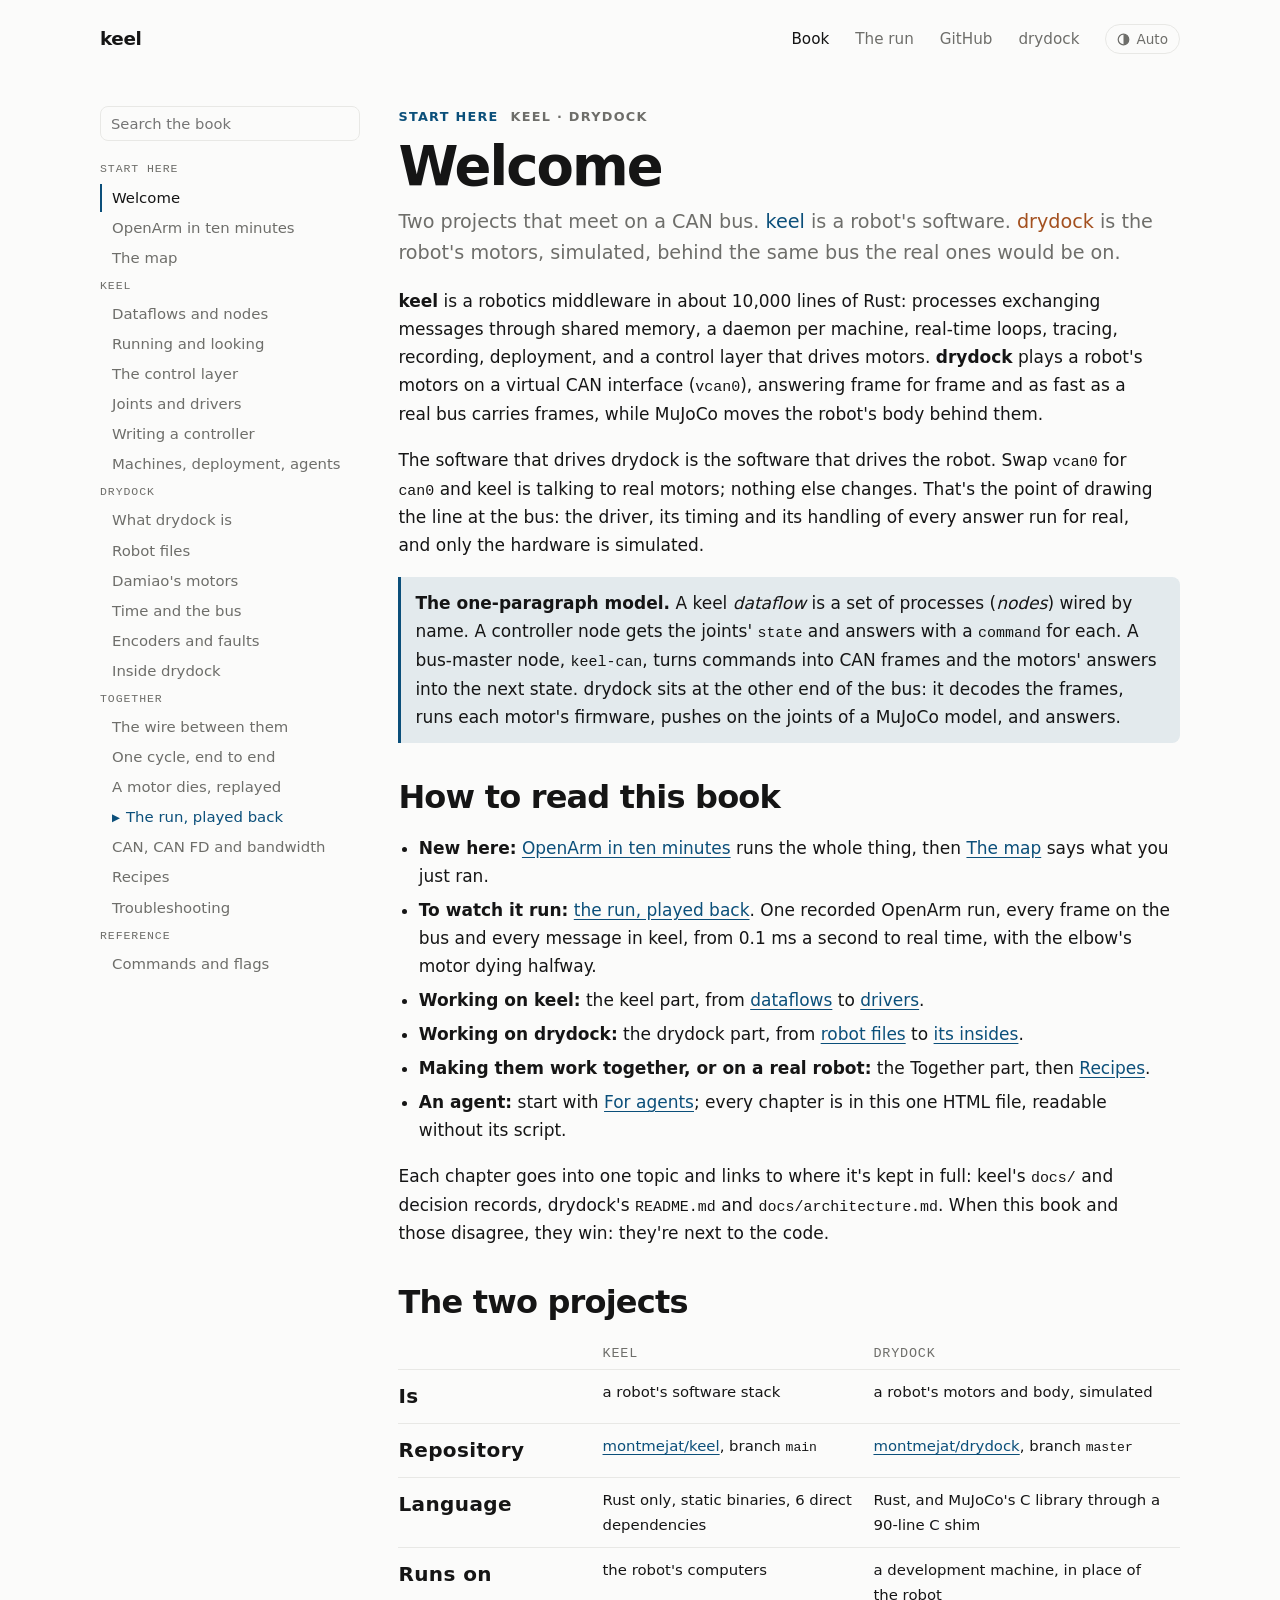
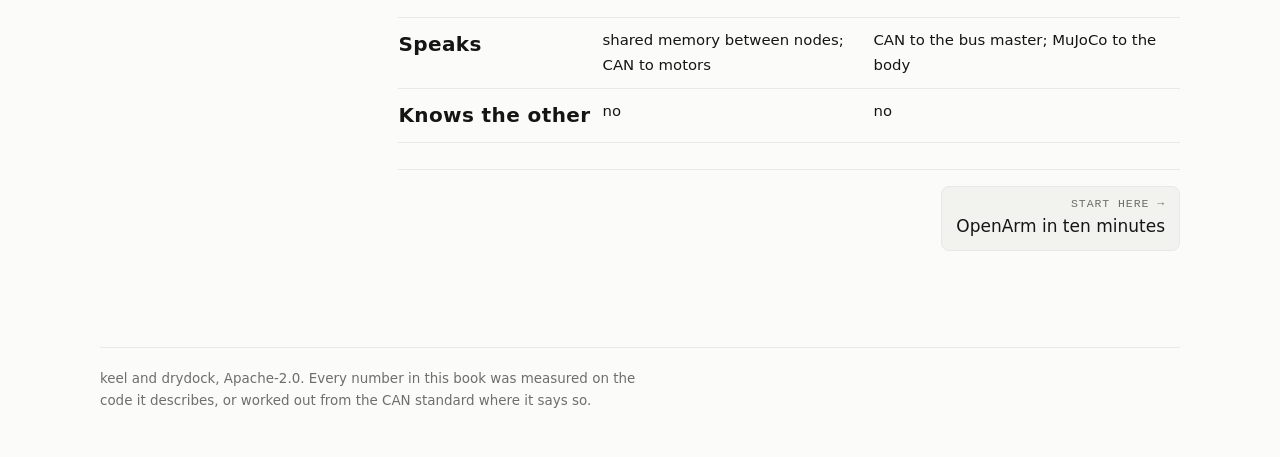
<file: book/index.html>
<!doctype html>
<html lang="en">
<head>
<meta charset="utf-8">
<meta name="viewport" content="width=device-width, initial-scale=1, viewport-fit=cover">
<title>The keel book</title>
<meta name="claude:viewport-fit-sides" content="cover">
<meta name="description" content="keel, a robotics middleware in Rust, and drydock, the robot's motors simulated behind a CAN bus: how each works, how they fit together, and how to work with them.">
<link rel="icon" href="data:image/svg+xml,%3Csvg xmlns='http://www.w3.org/2000/svg' viewBox='0 0 32 32'%3E%3Crect width='32' height='32' rx='7' fill='%23151515'/%3E%3Cpolyline points='4,20 12,20 14,9 18,25 20,20 28,20' fill='none' stroke='%237cc0ea' stroke-width='2.5' stroke-linejoin='round'/%3E%3C/svg%3E">
<script src="theme.js"></script>
<link rel="stylesheet" href="style.css">
<link rel="stylesheet" href="viz.css">
<style>
  /* The book: the site's datasheet, with a table of contents down the side.
     Cobalt is keel's side of the wire, copper drydock's. */

  body { padding-left: max(16px, env(safe-area-inset-left, 0px)); padding-right: max(16px, env(safe-area-inset-right, 0px)); }
  .book { display: grid; grid-template-columns: clamp(190px, 24vw, 260px) minmax(0, 1fr); gap: clamp(20px, 3vw, 40px); align-items: start; padding-top: 28px; }
  .toc { position: sticky; top: calc(env(safe-area-inset-top, 0px) + 16px); max-height: calc(100vh - 32px); overflow-y: auto; padding-bottom: 24px; }
  .toc-body { display: grid; gap: 14px; }
  .toc summary { display: none; }
  .toc .search { width: 100%; font: 400 0.92rem var(--body); color: var(--ink); background: var(--paper); border: 1px solid var(--rule); border-radius: 8px; padding: 8px 10px; }
  .toc .search:focus-visible { outline: 2px solid var(--accent); outline-offset: 1px; }
  .toc .part { display: grid; gap: 2px; }
  .toc .part > span { font: 500 0.72rem/1.4 var(--mono); letter-spacing: 0.08em; text-transform: uppercase; color: var(--muted); padding: 6px 0 4px; }
  .toc a.ch { display: block; padding: 4px 8px 4px 10px; border-left: 2px solid transparent; color: var(--muted); text-decoration: none; font-size: 0.93rem; line-height: 1.35; }
  .toc a.ch:hover { color: var(--ink); }
  .toc a.ch.play { color: var(--accent); }
  .toc a.ch.play::before { content: "▶"; font-size: 0.7em; margin-right: 6px; vertical-align: 1px; }
  .toc a.ch[aria-current="page"] { color: var(--ink); border-left-color: var(--accent); font-weight: 500; }
  .toc .mode { justify-self: start; }
  .results { display: grid; gap: 8px; }
  .results a { display: grid; gap: 2px; text-decoration: none; color: var(--ink); padding: 6px 8px; border-radius: 8px; background: var(--panel); font-size: 0.9rem; }
  .results a small { color: var(--muted); font-size: 0.8rem; line-height: 1.4; }
  .results p { font-size: 0.85rem; color: var(--muted); }

  main.chapters { min-width: 0; display: grid; gap: 0; }
  article.chapter { display: grid; gap: 18px; padding-bottom: 40px; min-width: 0; }
  body.one-page article.chapter + article.chapter { border-top: 1px solid var(--rule); padding-top: 40px; }
  article.chapter > header { display: grid; gap: 10px; }
  article.chapter h1 { font-size: clamp(2.2rem, 5vw, 3.4rem); max-width: 22ch; }
  article.chapter h2 { font-size: clamp(1.5rem, 3vw, 2rem); margin-top: 18px; max-width: 30ch; }
  article.chapter h3 { margin-top: 6px; }
  article.chapter p, article.chapter li { max-width: 70ch; }
  article.chapter ul, article.chapter ol { margin: 0; padding-left: 1.2em; display: grid; gap: 6px; }
  .side { color: var(--dock); }
  .keelc { color: var(--accent); }
  .callout { border-left: 3px solid var(--accent); background: var(--accent-soft); padding: 12px 14px; border-radius: 0 8px 8px 0; display: grid; gap: 6px; max-width: 74ch; }
  .callout.dock { border-color: var(--dock); background: var(--dock-soft); }
  .callout.wait { border-color: var(--wait); background: var(--wait-soft); }
  .callout strong { font-weight: 600; }
  .scroll.tbl table.data { min-width: 560px; }
  table.data td code { white-space: nowrap; }
  pre.code { white-space: pre; }
  .pager { display: flex; justify-content: space-between; gap: 12px; flex-wrap: wrap; border-top: 1px solid var(--rule); padding-top: 16px; margin-top: 8px; }
  .pager a { display: grid; gap: 2px; text-decoration: none; padding: 10px 14px; border: 1px solid var(--rule); border-radius: 8px; background: var(--panel); min-width: 0; max-width: 48%; }
  .pager a:hover { border-color: var(--accent); }
  .pager a small { font: 500 0.72rem var(--mono); letter-spacing: 0.08em; text-transform: uppercase; color: var(--muted); }
  .pager a span { color: var(--ink); font-weight: 500; }
  .pager a.next { margin-left: auto; text-align: right; }
  .kv { display: grid; grid-template-columns: max-content 1fr; gap: 6px 18px; max-width: 74ch; }
  .kv dt { font-family: var(--mono); font-size: 0.88rem; }
  .kv dd { margin: 0; color: var(--ink); }
  svg .box-dock { fill: var(--dock-soft); stroke: var(--dock); stroke-width: 1.5; }
  svg .fill-accent { fill: var(--accent); }
  svg .fill-dock { fill: var(--dock); }
  svg .dock { fill: var(--dock); }
  svg .accent { fill: var(--accent); }
  svg .lane { fill: var(--paper); stroke: var(--rule); stroke-width: 1; }
  svg .tick { stroke: var(--ink); stroke-width: 1.4; }
  svg .tick-dash { stroke: var(--ink); stroke-width: 1.2; stroke-dasharray: 4 3; }
  svg .group { fill: none; stroke: var(--rule); stroke-width: 1.2; stroke-dasharray: 5 4; }
  svg text.t { font-family: var(--body); font-size: 12px; }
  svg text.big { font-family: var(--display); font-weight: 700; font-size: 18px; letter-spacing: 0.02em; }

  @media (max-width: 720px) {
    .book { grid-template-columns: minmax(0, 1fr); gap: 20px; padding-top: 16px; }
    .toc { position: static; max-height: none; overflow: visible; border: 1px solid var(--rule); border-radius: 8px; background: var(--panel); padding: 10px 12px; }
    .toc-body { padding-top: 10px; }
    .toc summary { display: list-item; cursor: pointer; font: 500 0.8rem var(--mono); letter-spacing: 0.08em; text-transform: uppercase; color: var(--muted); }
    .pager a { max-width: 100%; }
  }
</style>
</head>
<body>
<div class="frame">
  <header class="top">
    <a class="wordmark" href="https://montmejat.github.io/keel/">keel</a>
    <nav class="links" aria-label="Site">
      <a href="./" aria-current="page">Book</a>
      <a href="run.html">The run</a>
      <a href="https://github.com/montmejat/keel">GitHub</a>
      <a href="https://github.com/montmejat/drydock">drydock</a>
      <button class="theme" type="button" data-theme-toggle><svg viewBox="0 0 16 16" aria-hidden="true"><circle cx="8" cy="8" r="6.5"></circle><path d="M8 1.5 A6.5 6.5 0 0 1 8 14.5 Z"></path></svg><span class="theme-name">Auto</span></button>
    </nav>
  </header>

  <div class="book">
    <details class="toc" id="toc" open>
      <summary>Contents</summary>
      <div class="toc-body">
      <input class="search" id="search" type="search" placeholder="Search the book" aria-label="Search the book" autocomplete="off">
      <div class="results" id="results" hidden></div>
      <nav id="chapters-nav" aria-label="Chapters">
        <div class="part"><span>Start here</span>
          <a class="ch" href="#welcome">Welcome</a>
          <a class="ch" href="#quickstart">OpenArm in ten minutes</a>
          <a class="ch" href="#map">The map</a>
        </div>
        <div class="part"><span>keel</span>
          <a class="ch" href="#dataflows">Dataflows and nodes</a>
          <a class="ch" href="#looking">Running and looking</a>
          <a class="ch" href="#control">The control layer</a>
          <a class="ch" href="#drivers">Joints and drivers</a>
          <a class="ch" href="#controllers">Writing a controller</a>
          <a class="ch" href="#beyond">Machines, deployment, agents</a>
        </div>
        <div class="part"><span>drydock</span>
          <a class="ch" href="#drydock">What drydock is</a>
          <a class="ch" href="#robot-files">Robot files</a>
          <a class="ch" href="#damiao">Damiao's motors</a>
          <a class="ch" href="#time">Time and the bus</a>
          <a class="ch" href="#faults">Encoders and faults</a>
          <a class="ch" href="#inside">Inside drydock</a>
        </div>
        <div class="part"><span>Together</span>
          <a class="ch" href="#wire">The wire between them</a>
          <a class="ch" href="#cycle">One cycle, end to end</a>
          <a class="ch" href="#dies">A motor dies, replayed</a>
          <a class="ch play" href="run.html">The run, played back</a>
          <a class="ch" href="#bandwidth">CAN, CAN FD and bandwidth</a>
          <a class="ch" href="#recipes">Recipes</a>
          <a class="ch" href="#troubleshooting">Troubleshooting</a>
        </div>
        <div class="part"><span>Reference</span>
          <a class="ch" href="#flags">Commands and flags</a>
          <a class="ch" href="#layouts">Messages and frames</a>
          <a class="ch" href="#measured">Measured</a>
          <a class="ch" href="#glossary">Glossary</a>
          <a class="ch" href="#agents">For agents</a>
        </div>
      </nav>
      <button class="btn mode" id="mode" type="button" aria-pressed="false">Show as one page</button>
      </div>
    </details>

    <main class="chapters" id="main">

<!-- ═══════════════════════════════ START HERE ═══════════════════════════════ -->

<article class="chapter" id="welcome" data-part="Start here">
  <header>
    <div class="eyebrow"><span class="mag">Start here</span><span>keel · drydock</span></div>
    <h1>Welcome</h1>
    <p class="lede">Two projects that meet on a CAN bus. <span class="keelc">keel</span> is a robot's software. <span class="side">drydock</span> is the robot's motors, simulated, behind the same bus the real ones would be on.</p>
  </header>
  <p><strong>keel</strong> is a robotics middleware in about 10,000 lines of Rust: processes exchanging messages through shared memory, a daemon per machine, real-time loops, tracing, recording, deployment, and a control layer that drives motors. <strong>drydock</strong> plays a robot's motors on a virtual CAN interface (<code>vcan0</code>), answering frame for frame and as fast as a real bus carries frames, while MuJoCo moves the robot's body behind them.</p>
  <p>The software that drives drydock is the software that drives the robot. Swap <code>vcan0</code> for <code>can0</code> and keel is talking to real motors; nothing else changes. That's the point of drawing the line at the bus: the driver, its timing and its handling of every answer run for real, and only the hardware is simulated.</p>
  <div class="callout">
    <p><strong>The one-paragraph model.</strong> A keel <em>dataflow</em> is a set of processes (<em>nodes</em>) wired by name. A controller node gets the joints' <code>state</code> and answers with a <code>command</code> for each. A bus-master node, <code>keel-can</code>, turns commands into CAN frames and the motors' answers into the next state. drydock sits at the other end of the bus: it decodes the frames, runs each motor's firmware, pushes on the joints of a MuJoCo model, and answers.</p>
  </div>
  <h2>How to read this book</h2>
  <ul>
    <li><strong>New here:</strong> <a href="#quickstart">OpenArm in ten minutes</a> runs the whole thing, then <a href="#map">The map</a> says what you just ran.</li>
    <li><strong>To watch it run:</strong> <a href="run.html">the run, played back</a>. One recorded OpenArm run, every frame on the bus and every message in keel, from 0.1 ms a second to real time, with the elbow's motor dying halfway.</li>
    <li><strong>Working on keel:</strong> the keel part, from <a href="#dataflows">dataflows</a> to <a href="#drivers">drivers</a>.</li>
    <li><strong>Working on drydock:</strong> the drydock part, from <a href="#robot-files">robot files</a> to <a href="#inside">its insides</a>.</li>
    <li><strong>Making them work together, or on a real robot:</strong> the Together part, then <a href="#recipes">Recipes</a>.</li>
    <li><strong>An agent:</strong> start with <a href="#agents">For agents</a>; every chapter is in this one HTML file, readable without its script.</li>
  </ul>
  <p>Each chapter goes into one topic and links to where it's kept in full: keel's <code>docs/</code> and decision records, drydock's <code>README.md</code> and <code>docs/architecture.md</code>. When this book and those disagree, they win: they're next to the code.</p>
  <h2>The two projects</h2>
  <div class="scroll tbl">
    <table class="data">
      <thead><tr><th></th><th>keel</th><th>drydock</th></tr></thead>
      <tbody>
        <tr><td class="name">Is</td><td>a robot's software stack</td><td>a robot's motors and body, simulated</td></tr>
        <tr><td class="name">Repository</td><td><a href="https://github.com/montmejat/keel">montmejat/keel</a>, branch <code>main</code></td><td><a href="https://github.com/montmejat/drydock">montmejat/drydock</a>, branch <code>master</code></td></tr>
        <tr><td class="name">Language</td><td>Rust only, static binaries, 6 direct dependencies</td><td>Rust, and MuJoCo's C library through a 90-line C shim</td></tr>
        <tr><td class="name">Runs on</td><td>the robot's computers</td><td>a development machine, in place of the robot</td></tr>
        <tr><td class="name">Speaks</td><td>shared memory between nodes; CAN to motors</td><td>CAN to the bus master; MuJoCo to the body</td></tr>
        <tr><td class="name">Knows the other</td><td>no</td><td>no</td></tr>
      </tbody>
    </table>
  </div>
</article>

<article class="chapter" id="quickstart" data-part="Start here">
  <header>
    <div class="eyebrow"><span class="mag">Start here</span><span>tutorial</span></div>
    <h1>OpenArm in ten minutes</h1>
    <p class="lede">From two clones to keel driving a simulated OpenArm over CAN FD, its first joint swinging and its gripper opening and closing.</p>
  </header>
  <p><a href="https://github.com/enactic/openarm">OpenArm</a> is an open-source arm on Damiao motors: seven joints and a gripper, eight motors on one CAN bus. drydock loads Enactic's own MuJoCo model of it; keel drives it as it would the real one.</p>
  <h2>What you need</h2>
  <ul>
    <li>Linux (x86-64), Rust (stable), a C compiler, <code>git</code>, <code>curl</code> (on Debian or Ubuntu: <code>sudo apt install build-essential git curl</code>).</li>
    <li><code>sudo</code>, once per boot, to make the virtual CAN interface. Everything else runs as you.</li>
    <li>Both repositories side by side:</li>
  </ul>
<pre class="code">git clone https://github.com/montmejat/keel
git clone https://github.com/montmejat/drydock</pre>
  <h2>1. drydock, once</h2>
<p>MuJoCo, once, checksum-verified. drydock's build says the same command if it's missing:</p>
<pre class="code">mkdir -p ~/.cache/drydock &amp;&amp; cd ~/.cache/drydock &amp;&amp; \
  curl -fLO https://github.com/google-deepmind/mujoco/releases/download/3.16.0/mujoco-3.16.0-linux-x86_64.tar.gz &amp;&amp; \
  echo "139577c541d43716a63992ab698cbc7b09788b1d547fb82b682d59b40ef49b9d  mujoco-3.16.0-linux-x86_64.tar.gz" | sha256sum -c &amp;&amp; \
  tar xzf mujoco-3.16.0-linux-x86_64.tar.gz &amp;&amp; rm mujoco-3.16.0-linux-x86_64.tar.gz</pre>
<pre class="code"><span class="c"># in drydock/</span>
cargo install --path .
<span class="c"># a virtual CAN interface carrying CAN FD, once per boot (drydock and keel say so when it's missing)</span>
sudo ip link add dev vcan0 type vcan &amp;&amp; sudo ip link set vcan0 mtu 72 up</pre>
  <h2>2. The arm</h2>
<pre class="code"><span class="c"># in drydock/, a terminal of its own</span>
drydock examples/openarm/robot.yml</pre>
  <p>The first time, it fetches OpenArm's model (Enactic's repository, at a pinned commit, only the folder it needs). It lists the bus and its eight motors, then waits. The arm hangs limp: its motors are disabled until a bus master enables them.</p>
<pre class="code">drydock: openarm_mujoco at a3c8a57: v1/openarm.xml, in real time, 1 ms steps
  vcan0 (CAN FD, 1 / 5 Mbit/s)
    openarm_joint1         0x001 -> 0x011  peak 54 N m
    …
    openarm_finger_joint1  0x008 -> 0x018  peak 10 N m</pre>
  <h2>3. keel, driving it</h2>
<pre class="code"><span class="c"># in keel/</span>
cargo build
./target/debug/keel doctor examples/openarm.yml   <span class="c"># what's missing, with the command to fix it</span>
./target/debug/keel run examples/openarm.yml</pre>
  <p>Start the two in either order: <code>keel-can</code> waits for the motors to answer, saying so in <code>keel logs arm</code>.</p>
  <p>In another terminal, look:</p>
<pre class="code">./target/debug/keel logs arm          <span class="c"># each motor: MIT mode, its ranges, read from its registers</span>
./target/debug/keel logs controller   <span class="c"># "3.0s joints at -0.40 -0.00 -0.00 +1.64 -0.00 -0.00 +0.06 -1.03 rad"</span>
./target/debug/keel trace             <span class="c"># state → command: ~15–40 µs end to end</span>
./target/debug/keel top               <span class="c"># live: nodes, links, latencies, logs</span>
./target/debug/keel stop              <span class="c"># or Ctrl-C in the first terminal: the motors are disabled</span></pre>
  <p>Joint 1 swings ±0.4 rad every four seconds, joint 4 holds its bend at 1.64 rad (against gravity, with OpenArm's own gains), and the gripper motor goes between 0 and −1.03 rad every two seconds.</p>
  <div class="callout dock">
    <p><strong>Try breaking it.</strong> Stop drydock and start it again with <code>--scenario examples/openarm/elbow-dies.scenario.yml</code>: six seconds in, the elbow's motor gives no torque. In <code>keel logs controller</code>, joint 4 drops to its stop at 2.44 rad. Nothing else reports it; see <a href="#faults">Encoders and faults</a>.</p>
  </div>
  <h2>Next</h2>
  <p><a href="#map">The map</a> names what just ran. <a href="#cycle">One cycle, end to end</a> follows a single state and command through both projects.</p>
</article>

<article class="chapter" id="map" data-part="Start here">
  <header>
    <div class="eyebrow"><span class="mag">Start here</span><span>overview</span></div>
    <h1>The map</h1>
    <p class="lede">What ran in the quick start, which project each part belongs to, and the one place they touch.</p>
  </header>
  <div class="figure">
    <div class="scroll">
      <svg viewBox="0 0 900 340" role="img" aria-label="keel's controller and bus master on one side; the same Damiao frames go either over can0 to the real OpenArm or over vcan0 to drydock, which runs the motors' firmware and MuJoCo.">
        <defs><marker id="m1" viewBox="0 0 10 10" refX="9" refY="5" markerWidth="7" markerHeight="7" orient="auto-start-reverse"><path d="M0 0 L10 5 L0 10 z" class="head-accent"></path></marker>
        <marker id="m1m" viewBox="0 0 10 10" refX="9" refY="5" markerWidth="7" markerHeight="7" orient="auto-start-reverse"><path d="M0 0 L10 5 L0 10 z" class="head-muted"></path></marker></defs>
        <rect class="group" x="10" y="12" width="240" height="316" rx="8"></rect>
        <text class="big accent" x="26" y="40">keel</text>
        <text class="t muted" x="26" y="58">on the robot's computer</text>
        <rect class="box-accent" x="30" y="76" width="200" height="56" rx="5"></rect>
        <text x="130" y="100" text-anchor="middle">openarm-wave</text>
        <text class="t muted" x="130" y="119" text-anchor="middle">controller</text>
        <rect class="box-accent" x="30" y="246" width="200" height="56" rx="5"></rect>
        <text x="130" y="270" text-anchor="middle">keel-can</text>
        <text class="t muted" x="130" y="289" text-anchor="middle">bus master</text>
        <line class="wire" x1="90" y1="136" x2="90" y2="240" marker-end="url(#m1)"></line>
        <text class="t" x="82" y="182" text-anchor="end">command</text>
        <line class="wire" x1="170" y1="242" x2="170" y2="138" marker-end="url(#m1)"></line>
        <text class="t" x="178" y="182">state</text>
        <text class="t muted" x="130" y="226" text-anchor="middle">shared memory</text>
        <path class="wire-muted" d="M230 274 H330 V86 H500" marker-end="url(#m1m)"></path>
        <path class="wire" d="M330 274 V256 H500" marker-end="url(#m1)"></path>
        <text class="t muted" x="340" y="76">can0: the real arm</text>
        <text class="t" x="340" y="246">vcan0: drydock</text>
        <text class="t muted" x="258" y="300">Damiao MIT frames</text>
        <text class="t muted" x="258" y="316">CAN FD, 1 / 5 Mbit/s</text>
        <rect class="box" x="504" y="34" width="380" height="96" rx="6"></rect>
        <text class="big" x="522" y="62">OpenArm</text>
        <text class="t" x="522" y="84">8 Damiao motors on can0</text>
        <text class="t muted" x="522" y="104">DM8009 ×2 · DM4340 ×2 · DM4310 ×4</text>
        <rect class="box-dock" x="504" y="160" width="380" height="168" rx="6"></rect>
        <text class="big dock" x="522" y="188">drydock</text>
        <rect class="box" x="522" y="202" width="344" height="32" rx="4"></rect>
        <text class="t" x="536" y="223">the bus: each frame's bits, lowest id first</text>
        <rect class="box" x="522" y="240" width="344" height="32" rx="4"></rect>
        <text class="t" x="536" y="261">8 motors' firmware: answers, registers, MIT law</text>
        <rect class="box" x="522" y="278" width="344" height="32" rx="4"></rect>
        <text class="t" x="536" y="299">drivetrains → MuJoCo, OpenArm's own model</text>
      </svg>
    </div>
    <p class="note">keel's side is the same on the robot and in simulation. Only <code>--interface</code> changes.</p>
  </div>
  <h2>Where things are</h2>
<pre class="code">keel/
  crates/keel          the node API: shared memory, channels, tracing, stamps, periodic loops
  crates/keel-daemon   runs dataflows: sessions, coordinator, daemon, control API
  crates/keel-cli      the `keel` command, and `keel top`
  crates/keel-control  joints and controllers: messages, cycles, drivers (CAN, Damiao, pendulums)
  crates/keel-record   recordings      crates/keel-web  `keel web`     crates/keel-mcp  tools for an agent
  crates/keel-micro    a node on a microcontroller, and keel-serial its stand-in
  examples/            dataflows (openarm.yml, control-*.yml, …) and their nodes
  docs/                one page per layer, docs/decisions/: one record per decision, and index.html: the website

drydock/
  src/can/             frames, SocketCAN, and timing.rs: how long frames take, which goes first
  src/damiao/          protocol.rs (the frames), motor.rs (one motor's firmware), bus.rs (motors on a bus)
  src/drivetrain.rs    peak torque, transmission, what a motor senses
  src/effects.rs       imperfect encoders, faults
  src/world.rs         MuJoCo, through shim/world.c
  src/dock.rs          the robot: buses of motors on the world's joints
  src/run.rs           the clock: real time or lockstep
  src/robot.rs         the robot file
  examples/arm         a two-joint arm, and wave.rs, a bus master for it
  examples/openarm     OpenArm v1, and hold.cpp, a bus master on OpenArm's own library
  docs/architecture.md the design

keel-book/
  book/                this book, the run played back (run.html), and runs/ and models/: what they draw
  src/                 keel-book: a recorded run, or a robot's body, into book/</pre>
  <h2>The one place they touch</h2>
  <p>The CAN bus, and the frame format of Damiao's motors on it. keel has its own copy of that format (<code>keel_control::damiao</code>); drydock has its own (<code>damiao::protocol</code>). Neither depends on the other: keel must stay free of a simulator and of C libraries, and drydock answers any bus master, not only keel (OpenArm's own C++ library drives it just as well). <a href="#wire">The wire between them</a> draws the contract.</p>
</article>

<!-- ═══════════════════════════════ KEEL ═══════════════════════════════ -->

<article class="chapter" id="dataflows" data-part="keel">
  <header>
    <div class="eyebrow"><span class="mag">keel</span><span>runtime</span></div>
    <h1>Dataflows and nodes</h1>
    <p class="lede">A dataflow is a YAML file of processes wired by name. keel starts them, moves their messages through shared memory, and stops them in order.</p>
  </header>
  <h2>Processes and planes</h2>
  <div class="figure">
    <div class="scroll">
      <svg viewBox="0 0 900 250" role="img" aria-label="keel run is the coordinator; a daemon per machine spawns its nodes; nodes exchange messages through shared memory on a machine and through their daemons across machines; tools talk to the control plane only.">
        <defs><marker id="m2" viewBox="0 0 10 10" refX="9" refY="5" markerWidth="7" markerHeight="7" orient="auto-start-reverse"><path d="M0 0 L10 5 L0 10 z" class="head-accent"></path></marker>
        <marker id="m2m" viewBox="0 0 10 10" refX="9" refY="5" markerWidth="7" markerHeight="7" orient="auto-start-reverse"><path d="M0 0 L10 5 L0 10 z" class="head-muted"></path></marker></defs>
        <rect class="box" x="330" y="14" width="240" height="44" rx="5"></rect>
        <text x="450" y="41" text-anchor="middle">keel run · the coordinator</text>
        <rect class="box" x="640" y="14" width="240" height="44" rx="5"></rect>
        <text x="760" y="41" text-anchor="middle">keel top · trace · logs · web</text>
        <line class="wire-muted" x1="636" y1="36" x2="576" y2="36" marker-end="url(#m2m)"></line>
        <path class="wire-muted" d="M390 62 V96 H210 V118" marker-end="url(#m2m)"></path>
        <path class="wire-muted" d="M510 62 V96 H690 V118" marker-end="url(#m2m)"></path>
        <text class="t muted" x="450" y="90" text-anchor="middle">control plane: JSON lines</text>
        <rect class="box-accent" x="100" y="122" width="220" height="44" rx="5"></rect>
        <text x="210" y="149" text-anchor="middle">daemon "robot"</text>
        <rect class="box-accent" x="580" y="122" width="220" height="44" rx="5"></rect>
        <text x="690" y="149" text-anchor="middle">daemon "base"</text>
        <line class="wire" x1="324" y1="144" x2="574" y2="144" marker-end="url(#m2)"></line>
        <text class="t" x="450" y="136" text-anchor="middle">data across machines: TCP</text>
        <rect class="box" x="40" y="196" width="130" height="40" rx="5"></rect><text x="105" y="221" text-anchor="middle">keel-can</text>
        <rect class="box" x="250" y="196" width="130" height="40" rx="5"></rect><text x="315" y="221" text-anchor="middle">controller</text>
        <line class="wire" x1="174" y1="216" x2="244" y2="216" marker-end="url(#m2)"></line>
        <line class="wire-muted" x1="105" y1="170" x2="105" y2="192"></line><line class="wire-muted" x1="315" y1="170" x2="315" y2="192"></line>
        <text class="t muted" x="210" y="190" text-anchor="middle">shared memory</text>
        <rect class="box" x="625" y="196" width="130" height="40" rx="5"></rect><text x="690" y="221" text-anchor="middle">recorder</text>
        <line class="wire-muted" x1="690" y1="170" x2="690" y2="192"></line>
      </svg>
    </div>
    <p class="note">On one machine, <code>keel run</code> is the coordinator and the only daemon, in one process. The daemon spawns nodes but stays off the data path: descriptors go node to node through rings in <code>/dev/shm</code>, woken by futexes.</p>
  </div>
  <p>Two planes, kept apart on purpose. The <strong>data plane</strong> moves messages, and must be fast: about 5.6 µs for a round trip between two nodes, 5 million messages a second, whatever the payload's size, since only a descriptor moves. The <strong>control plane</strong> starts, stops and reports; every tool (<code>keel top</code>, <code>keel web</code>, an agent's MCP server) is a client of it, and never touches a payload.</p>
  <h2>A dataflow file</h2>
<pre class="code">nodes:
  - id: arm
    path: ../target/debug/keel-can          <span class="c"># or `build: &lt;binary&gt;`: keel builds and ships it</span>
    args: ["--interface", "vcan0", "--protocol", "damiao", "--fd", "true", "--hz", "500",
           "--motors", "0x01:0x11,0x02:0x12,…"]
    restart: on-failure
    inputs:
      command: { source: controller/command, keep: latest }

  - id: controller
    path: ../target/debug/openarm-wave
    rt: { priority: 80, cpus: [3] }         <span class="c"># SCHED_FIFO 80, pinned: needs an rtprio limit</span>
    inputs:
      state: { source: arm/state, keep: latest }   <span class="c"># &lt;input&gt;: &lt;node&gt;/&lt;output&gt;</span></pre>
  <div class="scroll tbl">
    <table class="data">
      <thead><tr><th>Field</th><th>Means</th></tr></thead>
      <tbody>
        <tr><td><code>inputs</code></td><td><code>name: node/output</code>, or with <code>keep</code>: <code>all</code> (every message, the sender waits for a slow receiver) or <code>latest</code> (only the newest, the sender never waits: controllers, recorders, viewers)</td></tr>
        <tr><td><code>rt</code></td><td>SCHED_FIFO priority and CPUs; any <code>rt:</code> also locks memory and sets a 1 ns timer slack</td></tr>
        <tr><td><code>phase_us</code></td><td>where in their period the node's periodic loops tick</td></tr>
        <tr><td><code>restart</code>, <code>watchdog_ms</code></td><td><code>never</code>, <code>on-failure</code>, <code>always</code>; kill a node that stops taking or sending</td></tr>
        <tr><td><code>machines</code>, <code>machine</code></td><td>a dataflow across machines: a daemon address per name, a name per node</td></tr>
      </tbody>
    </table>
  </div>
  <h2>A node</h2>
<pre class="code">use keel::{Event, Node};

fn main() -> std::io::Result&lt;()&gt; {
    let mut node = Node::from_env()?;              <span class="c">// the daemon told it who it is</span>
    while let Event::Input { id, data } = node.next_event()? {
        <span class="c">// `data` is the payload, in shared memory; `data.stamp_ns()` the moment it describes</span>
        node.send_output("out", &amp;data)?;
    }
    Ok(())                                         <span class="c">// Event::Stop: upstream is done</span>
}</pre>
  <p>Payloads are raw bytes to keel; layouts belong to the crates above it (<code>keel-control</code> gives joints' states and commands one). The daemon starts nodes only once all have registered, stops them from the sources down, and sends SIGTERM, then SIGKILL, to those that don't listen.</p>
  <p class="note">In full: <a href="https://github.com/montmejat/keel/blob/main/docs/dataflow.md">docs/dataflow.md</a>, <a href="https://github.com/montmejat/keel/blob/main/docs/architecture.md">docs/architecture.md</a>.</p>
</article>

<article class="chapter" id="looking" data-part="keel">
  <header>
    <div class="eyebrow"><span class="mag">keel</span><span>observability</span></div>
    <h1>Running and looking</h1>
    <p class="lede">Every message is traced, every node's output is captured, and a dataflow can be recorded and replayed. The tools all read the same control API.</p>
  </header>
  <div class="scroll tbl">
    <table class="data">
      <thead><tr><th>Command</th><th>Does</th></tr></thead>
      <tbody>
        <tr><td><code>keel run &lt;file&gt;</code></td><td>runs a dataflow in the foreground; Ctrl-C stops it in order</td></tr>
        <tr><td><code>keel ps</code> · <code>keel stop</code></td><td>running dataflows; a graceful stop</td></tr>
        <tr><td><code>keel logs [-f] [node]</code></td><td>what nodes printed, with time since start: <code>+3.011s controller …</code></td></tr>
        <tr><td><code>keel top</code></td><td>live: nodes, links, latencies, logs, traces (<code>↑↓</code>, <code>f</code> filter, <code>g</code> graph, <code>s</code> stop, <code>q</code> quit)</td></tr>
        <tr><td><code>keel trace [--export t.json]</code></td><td>per input, latency and processing time as percentiles; then the latest traces, hop by hop. The export opens in ui.perfetto.dev</td></tr>
        <tr><td><code>keel web</code></td><td>the graph, rates, logs and an agent's pending requests, in a browser</td></tr>
        <tr><td><code>keel events</code></td><td>status, new log lines and latency as JSON lines: for scripts</td></tr>
        <tr><td><code>keel restart &lt;node&gt;</code></td><td>kills a node for its restart policy to bring back</td></tr>
      </tbody>
    </table>
  </div>
  <h2>Reading <code>keel trace</code></h2>
<pre class="code">INPUT              FROM                 MSGS    LAT p50    p99    PROC p50    p99
arm/command        controller/command   3001     6.9µs  21.5µs     1.7µs   6.9µs
controller/state   arm/state            3001     8.7µs   155µs     9.7µs  38.9µs

arm/state #3389: 23.5µs end to end
  → controller/state  8.1µs  then processing 9.4µs
    controller/command #3389
      → arm/command  6.2µs  then processing 3.0µs</pre>
  <p><strong>Latency</strong> is from a message's publishing to its being taken; <strong>processing</strong>, from taken to released. A trace follows one message through everything it caused, across machines too: here a state, the command it caused, and the command reaching the bus master, 23.5 µs in all.</p>
  <h2>Stamps, recordings and replays</h2>
  <p>Every message carries a <strong>stamp</strong>: the moment of the world it describes, not when it was sent. A joints' state is stamped with when the joints were read; a command inherits its state's stamp. Controllers take their time from stamps, never from the clock, which is what lets one run unchanged against a robot, a simulation in lockstep, or a replay at twice the speed.</p>
<pre class="code">keel run examples/pipeline-recorded.yml                 <span class="c"># a recorder node writes its inputs</span>
keel replay &lt;file&gt; examples/pipeline.yml --speed 2      <span class="c"># sources replaced by the recording</span>
keel export &lt;file&gt; dataset/ --channel brightness         <span class="c"># files and an index.csv</span></pre>
  <p>A recorder with <code>--last 2.5</code> is a flight recorder: it keeps the last seconds in memory, and the daemon saves them when a node fails, as a recording that replays the failure.</p>
  <p class="note">In full: <a href="https://github.com/montmejat/keel/blob/main/docs/observability.md">docs/observability.md</a> and <a href="https://github.com/montmejat/keel/blob/main/docs/web.md">docs/web.md</a>.</p>
</article>

<article class="chapter" id="control" data-part="keel">
  <header>
    <div class="eyebrow"><span class="mag">keel</span><span>keel-control</span></div>
    <h1>The control layer</h1>
    <p class="lede">Joints and controllers as ordinary nodes. Hardware is whatever publishes <code>state</code> and takes <code>command</code>; the dataflow file is the hardware interface.</p>
  </header>
  <p><code>keel-control</code> is a crate above the node API, built with only what any keel user gets. It gives two payloads a layout, one entry per joint, back to back, little-endian:</p>
  <div class="scroll tbl">
    <table class="data">
      <thead><tr><th>Message</th><th>Per joint</th><th>Bytes</th></tr></thead>
      <tbody>
        <tr><td class="name">State</td><td>position (rad), velocity (rad/s), effort (N m: the torque the drive gives), <code>f64</code>; its status: flags (drive error, disabled, underpowered, behind, frozen) and the drive's own code, <code>u32</code></td><td class="num">32</td></tr>
        <tr><td class="name">Command</td><td>position (rad), velocity (rad/s), kp (N m/rad), kd (N m s/rad), effort (N m), <code>f64</code></td><td class="num">40</td></tr>
      </tbody>
    </table>
  </div>
  <h2>A command is an MIT command</h2>
  <p>A command asks for the torque <code>kp (position − θ) + kd (velocity − θ̇) + effort</code>, where θ and θ̇ are the joint's as it is: a virtual spring and damper toward a target, plus a feed-forward torque. It's the command format of quasi-direct-drive motors, called MIT mode after MIT's Mini Cheetah. One format covers every kind of control: a plain torque (<code>kp = kd = 0</code>, <code>Command::effort(τ)</code>), stiff position control (high <code>kp</code>), compliance (low <code>kp</code>), model-based control (a target plus gravity compensation in <code>effort</code>).</p>
  <p>Whoever drives the joint closes that loop, and the controller doesn't know who: a Damiao motor in its firmware, tens of thousands of times a second; <code>keel-sim</code> every simulation step; <code>keel-can</code> once a cycle, for drives that only take a torque. (<a href="https://github.com/montmejat/keel/blob/main/docs/decisions/0031-mit-commands-and-damiao.md">Decision 0031</a>.)</p>
  <h2>A cycle</h2>
  <p>A bus master or simulation ticks once a period: it publishes the state, waits up to a deadline for the command that answers it, and acts on it in the same cycle.</p>
  <div class="scroll tbl">
    <table class="data">
      <thead><tr><th><code>--cycle</code></th><th>The command acts</th><th>For</th></tr></thead>
      <tbody>
        <tr><td><code>same</code> (default)</td><td>as soon as it comes, if before <code>--deadline-us</code> (300 µs); else at the next tick, the previous one meanwhile</td><td>controllers that answer fast: ~20 µs from state to command at 1 kHz</td></tr>
        <tr><td><code>next</code></td><td>at the next tick: a constant one-period delay</td><td>controllers that can't answer within the deadline</td></tr>
        <tr><td><code>lockstep</code></td><td>when it comes; no clock, no deadline</td><td>simulations only: as fast as the controller goes</td></tr>
      </tbody>
    </table>
  </div>
  <p>The answer is recognised by its trace: a controller that sends while holding the state names the state as its parent. Late commands are counted, and logged once a second: <code>3 of 500 commands missed the 300µs deadline</code>.</p>
  <h2>Time</h2>
  <ul>
    <li><strong>Stamps</strong>: a controller's <code>dt</code> is the gap between two states' stamps.</li>
    <li><strong>Phases</strong>: periodic loops tick on multiples of their period on the machine's clock, so loops of one period tick together whenever they started; <code>phase_us</code> moves one along its period.</li>
    <li><strong>Waiting</strong>: a node sleeps on a futex (~5 µs a hop), spins (~0.5 µs, a whole core), or spins only around when its inputs are due (~1 µs, a few percent of a core).</li>
  </ul>
  <p class="note">In full: <a href="https://github.com/montmejat/keel/blob/main/docs/control.md">docs/control.md</a>; decisions <a href="https://github.com/montmejat/keel/blob/main/docs/decisions/0021-control-layer.md">0021</a>, <a href="https://github.com/montmejat/keel/blob/main/docs/decisions/0027-same-cycle.md">0027</a>, <a href="https://github.com/montmejat/keel/blob/main/docs/decisions/0028-stamps.md">0028</a>, <a href="https://github.com/montmejat/keel/blob/main/docs/decisions/0029-phases.md">0029</a>.</p>
</article>

<article class="chapter" id="drivers" data-part="keel">
  <header>
    <div class="eyebrow"><span class="mag">keel</span><span>keel-control</span></div>
    <h1>Joints and drivers</h1>
    <p class="lede">A driver is what its joints need: count, start, read, write, stop. One loop runs any of them.</p>
  </header>
<pre class="code">pub trait Joints {
    fn count(&amp;self) -> usize;
    fn check(&amp;mut self) -> io::Result&lt;()&gt; { Ok(()) }   <span class="c">// for keel doctor: do the drives answer?</span>
    fn start(&amp;mut self) -> io::Result&lt;()&gt; { Ok(()) }   <span class="c">// modes, enable</span>
    <span class="c">/// Every joint's state and the moment it describes, once there's a whole one.</span>
    fn read(&amp;mut self, states: &amp;mut [State]) -> io::Result&lt;Option&lt;u64&gt;&gt;;
    <span class="c">/// This cycle's commands, the newest there are; None before the controller's first.</span>
    fn write(&amp;mut self, commands: Option&lt;&amp;[Command]&gt;, states: &amp;[State]) -> io::Result&lt;()&gt;;
    fn stop(&amp;mut self) -> io::Result&lt;()&gt; { Ok(()) }    <span class="c">// disable</span>
}

JointLoop::new(joints, Settings::from_args()?, &amp;node)?.run(&amp;mut node)</pre>
  <p><code>JointLoop</code> is everything else, written once: the tick, publishing the state, waiting for its command within the cycle, one write per cycle (the previous command again when the controller is late), the log lines for late commands and silent joints, and <code>stop</code> however the loop ends. (<a href="https://github.com/montmejat/keel/blob/main/docs/decisions/0032-a-loop-for-any-joints.md">Decision 0032</a>.)</p>
  <h2>Three drivers</h2>
  <div class="scroll tbl">
    <table class="data">
      <thead><tr><th>Driver</th><th>Node</th><th>What it does</th></tr></thead>
      <tbody>
        <tr><td><code>damiao::DamiaoJoints</code></td><td><code>keel-can --protocol damiao</code></td><td>Damiao's motors in MIT mode; the loop closes on the motors. Below.</td></tr>
        <tr><td><code>can::CanJoints</code></td><td><code>keel-can</code> (default)</td><td>made-up drives (<code>keel-can-motor</code>'s): a torque frame and a state frame per joint; the command's law worked out here once a cycle</td></tr>
        <tr><td><code>plant::Pendulums</code></td><td><code>keel-sim</code></td><td>pendulums stepped a period at a time, stamped with the simulation's time; lockstep possible</td></tr>
      </tbody>
    </table>
  </div>
  <h2>Damiao's motors, from keel's side</h2>
  <ol>
    <li><strong>Start</strong>: for each motor in <code>--motors</code> (its id and the id it answers on, in joint order), one request at a time: write <code>CTRL_MODE = 1</code> (MIT) and check the answer says 1; read <code>PMAX</code>, <code>VMAX</code>, <code>TMAX</code>, the ranges values are packed into. A motor that doesn't answer within 100 ms is asked again until it does, with one line in the log ("waiting for motor 0x01 on `vcan0` … is the robot, or drydock, running?"): the robot may be started after keel. Then enable all.</li>
    <li><strong>Each cycle</strong>: one round, a frame to each motor. The motors speak only when spoken to, and answer each frame with their state; those answers are the next cycle's <code>state</code>, stamped with when their round went out.</li>
    <li><strong>Before the first command</strong>: the round asks for feedback (<code>0x7FF … CC</code>) without commanding anything.</li>
    <li><strong>Errors</strong> in a motor's status (overheating, communication lost…) and changes of status go to the log, once each.</li>
    <li><strong>Stop</strong>: disable all, however the dataflow ended (except SIGKILL).</li>
  </ol>
  <div class="callout">
    <p><strong>Why read ranges from the motors?</strong> They're per-motor settings, and the published tables disagree: OpenArm's driver packs a DM4340's velocity into ±10 rad/s, Damiao's reference driver into ±8. A table would be wrong for one of them; the motor isn't.</p>
  </div>
  <h2>Writing a driver</h2>
  <p>Another vendor's motors, a serial servo bus, EtherCAT: implement <code>Joints</code> in <code>keel-control</code>, and add two lines to a node's <code>main</code>. The cycle's behaviour, and its fixes, come with <code>JointLoop</code>. Drivers belong in the library, binaries are wiring.</p>
</article>

<article class="chapter" id="controllers" data-part="keel">
  <header>
    <div class="eyebrow"><span class="mag">keel</span><span>tutorial</span></div>
    <h1>Writing a controller</h1>
    <p class="lede">A node with a <code>state</code> input and a <code>command</code> output, which answers each state while it holds it.</p>
  </header>
  <p>This is <code>examples/openarm/src/main.rs</code>, cut to its loop: OpenArm's home pose with openarm_ros2's gains, the first joint swinging, the gripper working.</p>
<pre class="code">let mut node = Node::from_env()?;
let (mut started, mut commands) = (None, Vec::new());
while let Event::Input { data, .. } = node.next_event()? {
    let now = data.stamp_ns();                                  <span class="c">// time from the stamp, never the clock</span>
    let t = (now - *started.get_or_insert(now)) as f64 / 1e9;
    let states: Vec&lt;State&gt; = State::read(&amp;data).collect();
    commands.clear();
    for i in 0..states.len() {
        let (position, velocity) = match i {
            0 => (0.4 * (TAU * 0.25 * t).sin(), 0.4 * TAU * 0.25 * (TAU * 0.25 * t).cos()),
            7 => (if t % 4.0 &lt; 2.0 { 0.0 } else { CLOSED }, 0.0),
            _ => (HOME[i], 0.0),
        };
        commands.push(Command { position, velocity, kp: KP[i], kd: KD[i], effort: 0.0 });
    }
    <span class="c">// Sent while `data` is held: the command answers this state, within its cycle.</span>
    node.send_with("command", commands.len() * Command::LEN, |p| Command::write(&amp;commands, p))?;
}</pre>
  <h2>Three rules</h2>
  <ol>
    <li><strong>Send while holding the state</strong> (or with <code>send_caused_by</code>). A command sent after the state is dropped answers nothing: the joints wait for their deadline every cycle. Such a controller wants <code>--cycle next</code>.</li>
    <li><strong>Take time from stamps.</strong> Then lockstep, replay and the robot look the same to it.</li>
    <li><strong>Know nothing of what's behind the joints.</strong> If a controller needs to know, the messages are missing something.</li>
  </ol>
  <h2>Where the loop closes</h2>
  <p>With MIT commands, a controller chooses per joint and per cycle: send targets and gains and let the drives close a stiff loop at their own rate, or send <code>kp = kd = 0</code> with a torque and close the loop itself at the bus's rate. The first is what an arm on CAN wants: the bus carries setpoints at hundreds of hertz, the drive holds them at tens of kilohertz. The second is whole-body control, model-based torque: then the bus's rate is the loop's rate (see <a href="#bandwidth">bandwidth</a>).</p>
  <p class="note">The PID (<code>keel-pid</code>) is the other example: it sends plain torques, closing its loop in keel against <code>keel-sim</code>'s pendulums or <code>keel-can-motor</code>.</p>
</article>

<article class="chapter" id="beyond" data-part="keel">
  <header>
    <div class="eyebrow"><span class="mag">keel</span><span>the rest of the stack</span></div>
    <h1>Machines, deployment, agents</h1>
    <p class="lede">What keel does around a dataflow: where it runs, how code gets there, how it's checked, and how an agent can look at it. Short here; each has its own page in <code>docs/</code>.</p>
  </header>
  <div class="scroll tbl">
    <table class="data">
      <thead><tr><th>Area</th><th>What you type</th><th>In short</th><th>Read</th></tr></thead>
      <tbody>
        <tr><td class="name">Machines</td><td><code>keel daemon</code> · <code>provision</code> · <code>image</code></td><td>a daemon per machine; installed over SSH as a systemd service with real-time limits and a shared token; or booted as process 1 from a 4.5 MB initramfs</td><td><a href="https://github.com/montmejat/keel/blob/main/docs/machines.md">machines</a></td></tr>
        <tr><td class="name">Deployment</td><td><code>keel deploy</code> · <code>rollback</code> · <code>update</code> · <code>branch</code></td><td>nodes with <code>build:</code> are built as reproducible static binaries, named by their SHA-256, shipped only where missing; history, rollback, rolling updates, branches</td><td><a href="https://github.com/montmejat/keel/blob/main/docs/deployment.md">deployment</a></td></tr>
        <tr><td class="name">Fleets</td><td><code>keel fleet run | update | status</code></td><td>several robots running one dataflow; new code to some first (<code>--only</code>)</td><td><a href="https://github.com/montmejat/keel/blob/main/docs/deployment.md">deployment</a></td></tr>
        <tr><td class="name">Diagnostics</td><td><code>keel doctor</code></td><td>is this machine fit for a robot (real-time settings, memory, clock, token), and, for a dataflow, what each node needs: each node's setup runs in check mode, and says what's missing with the command to fix it</td><td><a href="https://github.com/montmejat/keel/blob/main/docs/machines.md">machines</a></td></tr>
        <tr><td class="name">Microcontrollers</td><td><code>keel-micro</code> · <code>keel-serial</code></td><td>a <code>no_std</code> node on a chip, over a serial link, with a stand-in node on the host</td><td><a href="https://github.com/montmejat/keel/blob/main/docs/control.md">control</a></td></tr>
        <tr><td class="name">Agents</td><td><code>keel-mcp</code> · <code>keel approve | deny</code></td><td>an MCP server: <code>dataflows</code>, <code>status</code>, <code>logs</code>, <code>latency</code>, <code>doctor</code> to look; <code>restart_node</code>, <code>stop</code> to act, each waiting for a person to approve</td><td><a href="https://github.com/montmejat/keel/blob/main/docs/decisions/0030-agent-tools.md">0030</a></td></tr>
      </tbody>
    </table>
  </div>
  <div class="callout">
    <p><strong>Agents and drydock.</strong> <code>examples/agent/run.sh</code> breaks a dataflow on purpose and asks an agent, through <code>keel-mcp</code> only, what's wrong. drydock's scenarios give the same kind of exercise a robot: a dead motor, a frozen encoder, at a set time or at random. See <a href="#recipes">Recipes</a>.</p>
  </div>
</article>

<!-- ═══════════════════════════════ DRYDOCK ═══════════════════════════════ -->

<article class="chapter" id="drydock" data-part="drydock">
  <header>
    <div class="eyebrow"><span class="mag">drydock</span><span>overview</span></div>
    <h1>What drydock is</h1>
    <p class="lede">A robot's motors on virtual CAN buses, their physics simulated in MuJoCo. A bus master talks to it as it would to the real motors.</p>
  </header>
  <p>Most simulators draw their line above the driver: the robot's software talks to the simulator through an adapter of its own (a Python API, a TCP protocol), and the driver code only ever runs on the robot. drydock draws its line at the bus. Everything above it is the robot's own software, unchanged; drydock is the part a simulator usually leaves out.</p>
  <div class="scroll tbl">
    <table class="data">
      <thead><tr><th></th><th>What</th></tr></thead>
      <tbody>
        <tr><td class="name">Real</td><td>the bus master and its driver library, its socket calls, its threads and timing on the host, its handling of every answer</td></tr>
        <tr><td class="name">Modelled</td><td>each motor's firmware (answers, states, registers, timeout, MIT law), its torque limit and transmission, its encoder's errors and its faults, the bus's timing (frame lengths, arbitration), the robot's mechanics (MuJoCo, from the robot's own model)</td></tr>
        <tr><td class="name">Absent</td><td>the bus's electrical faults (error frames, bus-off), Damiao's other control modes, thermals, power</td></tr>
      </tbody>
    </table>
  </div>
  <h2>Using it</h2>
<pre class="code">drydock &lt;robot.yml&gt; [--scenario &lt;file&gt;] [--lockstep &lt;hz&gt;] [--trace &lt;file&gt;]</pre>
  <ul>
    <li><strong>The robot file</strong> names a MuJoCo scene and the buses that drive it: <a href="#robot-files">Robot files</a>.</li>
    <li><strong>In real time</strong> (the default), frames take as long as on a real bus; <strong>in lockstep</strong>, time follows the bus masters' cycles: <a href="#time">Time and the bus</a>.</li>
    <li><strong>Motors break</strong> on a flag: <a href="#faults">Encoders and faults</a>.</li>
  </ul>
  <h2>Its examples</h2>
  <div class="scroll tbl">
    <table class="data">
      <thead><tr><th>Example</th><th>Robot</th><th>Bus master</th></tr></thead>
      <tbody>
        <tr><td><code>examples/arm</code></td><td>a two-joint arm, DM4340 and DM4310, classic CAN</td><td><code>cargo run --release --example wave -- examples/arm/robot.yml</code></td></tr>
        <tr><td><code>examples/openarm</code></td><td>OpenArm v1 (Enactic's model), eight motors, CAN FD</td><td><code>examples/openarm/hold [seconds] [--classic]</code>, on OpenArm's own <code>openarm_can</code>; or keel</td></tr>
      </tbody>
    </table>
  </div>
  <p><code>cargo test</code> runs 37 tests, the arm in MuJoCo frame by frame among them; MuJoCo must be installed (the build says how).</p>
</article>

<article class="chapter" id="robot-files" data-part="drydock">
  <header>
    <div class="eyebrow"><span class="mag">drydock</span><span>reference</span></div>
    <h1>Robot files</h1>
    <p class="lede">A robot is two files. The scene (MJCF) says how it moves; the robot file says what drives it.</p>
  </header>
<pre class="code">scene:                                  <span class="c"># the robot's own MuJoCo model, fetched once (or a file next to this one)</span>
  git: https://github.com/enactic/openarm_mujoco
  commit: a3c8a57ec15d385e3c1dbd3fd090ee486b7f258c
  file: v1/openarm.xml
keyframe: home                          <span class="c"># optional: where it starts</span>
seed: 0                                 <span class="c"># optional: for the encoders' noise</span>
buses:
  - can: vcan0                          <span class="c"># the interface</span>
    fd: true                            <span class="c"># motors on CAN FD (classic by default)</span>
    bitrate: 1000000                    <span class="c"># optional, 1 Mbit/s</span>
    data_bitrate: 5000000               <span class="c"># optional, CAN FD's data phase, 5 Mbit/s</span>
    reply_us: 0                         <span class="c"># optional: from a frame landing to its answer being ready</span>
    motors:
      - { joint: openarm_joint1, model: DM8009, id: 0x01, master_id: 0x11 }
      - { joint: openarm_joint3, model: DM4340, id: 0x03, master_id: 0x13, limits: { v: 10 } }
      - joint: openarm_finger_joint1
        model: DM4310
        id: 0x08
        master_id: 0x18
        transmission: { ratio: 0.042017, offset: 0.044 }
      - { joint: wrist, model: DM4310, id: 0x05, master_id: 0x15,
          encoder: { noise: 0.0005, quantum: 0.0004 }, timeout_ms: 100, peak_torque: 7 }</pre>
  <h2>A bus</h2>
  <dl class="kv">
    <dt>can</dt><dd>the SocketCAN interface. One bus per arm is common; ids are per bus, so two arms may share them.</dd>
    <dt>fd</dt><dd>motors on CAN FD answer in it and understand classic frames too; motors on classic CAN ignore CAN FD frames, with a note (a real bus would carry error frames). The interface must carry CAN FD (MTU 72).</dd>
    <dt>bitrate, data_bitrate</dt><dd>how fast frames cross, in real time.</dd>
    <dt>reply_us</dt><dd>a motor's own delay before answering. Unknown for Damiao's motors, so none by default.</dd>
  </dl>
  <h2>A motor</h2>
  <dl class="kv">
    <dt>joint</dt><dd>a hinge or slide joint in the scene. The scene's own actuators on it are silenced (zero gain and bias): the motor drives it now.</dd>
    <dt>model</dt><dd>DM3507, DM4310, DM4310_48V, DM4340, DM4340_48V, DM6006, DM8006, DM8009, DM10010L, DM10010, DMH3510, DMH6215, DMG6220: sets PMAX, VMAX, TMAX to the factory's.</dd>
    <dt>id, master_id</dt><dd>where commands go, where answers come from (11-bit, below <code>0x7FF</code>).</dd>
    <dt>limits</dt><dd><code>{ p, v, t }</code>: any of PMAX, VMAX, TMAX that differ from the model's. They're registers; a bus master can read them.</dd>
    <dt>peak_torque</dt><dd>the most torque it gives, N m. TMAX by default, which is only a packing range: a DM-J4310 peaks at 7 N m, not 10.</dd>
    <dt>timeout_ms</dt><dd>without a frame this long, it disables itself with status D (communication lost). Off by default, as from the factory.</dd>
    <dt>transmission</dt><dd><code>{ ratio, offset }</code>: the joint is at <code>offset + ratio θ</code> when the motor is at θ; a motor torque τ puts <code>τ / ratio</code> on the joint. OpenArm's gripper motor turns, its fingers slide: 0.042 m per rad, as OpenArm's own driver assumes.</dd>
    <dt>encoder, fault</dt><dd>what its encoder gets wrong, and how and when it breaks: <a href="#faults">Encoders and faults</a>.</dd>
  </dl>
  <div class="callout dock">
    <p><strong>The split is the point.</strong> The scene is the mechanics (links, masses, rotor inertia as <code>armature</code>, damping, friction), unchanged from whoever published it: OpenArm's comes from Enactic's <code>openarm_mujoco</code>, MuJoCo Menagerie's models work as they are. The motors' behaviour stays out of the scene, where it would have to be faked with MuJoCo actuators.</p>
  </div>
</article>

<article class="chapter" id="damiao" data-part="drydock">
  <header>
    <div class="eyebrow"><span class="mag">drydock</span><span>protocol</span></div>
    <h1>Damiao's motors</h1>
    <p class="lede">One protocol, spoken completely: Damiao's motors in MIT mode, frame for frame against Damiao's reference driver and OpenArm's library.</p>
  </header>
  <div class="scroll tbl">
    <table class="data">
      <thead><tr><th>Frame</th><th>To</th><th>What drydock's motor does</th></tr></thead>
      <tbody>
        <tr><td>MIT command</td><td><code>id</code></td><td>takes it while enabled; applies <code>kp (p − θ) + kd (v − θ̇) + τ</code> every physics step, within its peak torque; answers with feedback</td></tr>
        <tr><td><code>FF…FC</code> enable</td><td><code>id</code></td><td>enabled, from no command (zero gains, zero torque); a motor in error stays in it</td></tr>
        <tr><td><code>FF…FD</code> disable</td><td><code>id</code></td><td>disabled: no torque</td></tr>
        <tr><td><code>FF…FE</code> zero</td><td><code>id</code></td><td>the present position reads as zero from now</td></tr>
        <tr><td><code>FF…FB</code> clear error</td><td><code>id</code></td><td>out of error, disabled</td></tr>
        <tr><td>register read <code>33</code>, write <code>55</code></td><td><code>0x7FF</code></td><td>answers on its master id with the register's value after it: <code>MST_ID</code> (7), <code>ESC_ID</code> (8), <code>CTRL_MODE</code> (10), <code>PMAX</code> (21), <code>VMAX</code> (22), <code>TMAX</code> (23). Others: no answer, a note</td></tr>
        <tr><td>refresh <code>CC</code>, save <code>AA</code></td><td><code>0x7FF</code></td><td>refresh answers with feedback; save answers nothing</td></tr>
        <tr><td>other modes</td><td><code>id + 0x100/0x200/0x300</code></td><td>ignored, with a note: only MIT mode is simulated</td></tr>
      </tbody>
    </table>
  </div>
  <h2>Choices that matter to a driver</h2>
  <ul>
    <li><strong>Every frame to a motor is answered</strong>, with the state of the moment it landed, as the real motors do.</li>
    <li><strong>Unknown registers get no answer.</strong> A made-up value would let a driver believe something false; a missing answer is a failure the driver already handles.</li>
    <li><strong>Refused writes answer with the kept value.</strong> Writing another mode to <code>CTRL_MODE</code> answers 1; a driver that checks its writes (both reference drivers do) finds out.</li>
    <li><strong>Packing is the real packing</strong>: 16 bits of position, 12 of velocity, gains and torque, clamped to their ranges. So a 12-bit field has no exact zero: an idle motor reports −0.005 N m on a ±10 N m range, as a real one would.</li>
    <li><strong>Temperatures</strong> are always 25 °C; there's no thermal model.</li>
  </ul>
  <p class="note">The frames themselves are drawn in <a href="#wire">The wire between them</a> and listed in <a href="#layouts">Messages and frames</a>.</p>
</article>

<article class="chapter" id="time" data-part="drydock">
  <header>
    <div class="eyebrow"><span class="mag">drydock</span><span>clock</span></div>
    <h1>Time and the bus</h1>
    <p class="lede">In real time, frames take as long as they would on a real bus. In lockstep, time follows the bus masters.</p>
  </header>
  <h2>Real time, with bus timing</h2>
  <p>A physics step runs each timestep of the wall clock (the scene's <code>&lt;option timestep&gt;</code>, 1 ms for OpenArm). Between steps, frames cross the bus as on a real one:</p>
  <ol>
    <li>A frame from the master waits for the bus. When the bus frees, the waiting frame with the <strong>lowest id</strong> goes first: arbitration. A master's commands (ids 0x01–0x08) go before the motors' answers (0x11–0x18).</li>
    <li>It takes as long as its <strong>bits</strong>, counted as ISO 11898-1 lays them out: the CRC, the stuff bits (one after any five equal bits), CAN FD's data phase at the faster rate.</li>
    <li>When it's across, its motor acts on it, and the answer queues in turn.</li>
  </ol>
<pre class="code">drydock: vcan0: busy 96% of the last 1.0 s; frames waited up to 0.85 ms for it</pre>
  <p>A bus kept busy (90% of a second, or a frame waiting a millisecond) says so once a second. That line is OpenArm on classic CAN at 500 Hz: it just fits. Falling more than 100 ms behind the wall clock is said and forgiven, not caught up.</p>
  <h2>Lockstep</h2>
  <p><code>--lockstep &lt;hz&gt;</code>: physics advances <code>1/hz</code> seconds once every motor, on every bus, has had a frame since the last advance. Answers go out at once, with the state before the advance, so a master sending each motor a command a cycle reads, a cycle later, what its commands did. Runs repeat frame for frame and go as fast as the masters; frames take no time. A master that leaves a motor out of its cycles stalls time.</p>
  <div class="callout wait">
    <p><strong>Why not a clock protocol?</strong> CANopen's SYNC would have been one, but Damiao's motors don't speak it, and a master shouldn't have to change to be simulated. "Every motor has heard from its master" needs nothing on the wire.</p>
  </div>
</article>

<article class="chapter" id="faults" data-part="drydock">
  <header>
    <div class="eyebrow"><span class="mag">drydock</span><span>effects</span></div>
    <h1>Encoders and faults</h1>
    <p class="lede">Real motors read their angle imperfectly, and break. drydock's do too, seeded, so a run that finds a problem repeats.</p>
  </header>
  <h2>An encoder</h2>
<pre class="code">encoder: { delay_ms: 0, bias: 0, drift: 0, noise: 0.0005, quantum: 0.0004 }   <span class="c"># radians; all 0 by default</span></pre>
  <p>In the order a reading meets them: a <strong>delay</strong> (it shows the joint as it was), a <strong>bias</strong> drawn once, a <strong>drift</strong> that wanders as a random walk, white <strong>noise</strong>, and <strong>counts</strong> (the smallest step it tells apart). The motor's firmware closes its loop on that reading and answers with it: a noisy encoder makes a noisy motor, as on a robot.</p>
  <h2>Faults</h2>
  <div class="scroll tbl">
    <table class="data">
      <thead><tr><th>Fault</th><th>The motor</th><th>What a bus master sees</th></tr></thead>
      <tbody>
        <tr><td><code>dead</code></td><td>gives no torque, whatever its firmware asks</td><td>status still "enabled", torque ~0, the joint sagging under gravity</td></tr>
        <tr><td><code>weak</code></td><td>gives a fifth of it</td><td>the joint sagging further than its gains explain</td></tr>
        <tr><td><code>freeze</code></td><td>its encoder repeats its last reading</td><td>a position that doesn't move, while the firmware, closing its loop on it, pushes as hard as it may</td></tr>
        <tr><td><code>noisy</code></td><td>its encoder's noise twentyfold</td><td>jitter in position and torque</td></tr>
      </tbody>
    </table>
  </div>
<p>When, is a scenario's: a file beside the robot file, given with <code>--scenario</code>. A fault at a set time, to check what handles it; or at random, about every so often, as on a robot that's seen better days. Seeded: a run repeats.</p>
<pre class="code">seed: 7
faults:
  - { joint: openarm_joint4, fault: dead, at: 6 s }                  <span class="c"># exactly then, for good</span>
  - { joint: any, fault: freeze, every: 60 s, lasts: 500 ms }   <span class="c"># at random, then it recovers</span></pre>
  <p>drydock says what it broke and when (<code>6.000 s: openarm_joint4 breaks: dead</code>), in its log and in <code>--trace</code>'s file, on the frames' clock: the answer key for a test, or for grading an agent.</p>
  <div class="callout dock">
    <p><strong>A broken motor says nothing.</strong> It keeps reporting itself enabled, as a dead drive or a frozen encoder does on a real robot. Noticing is the bus master's job: keel's joints loop compares what each joint is told with what it does, marks the joint's state, and says in its log "gives 0.0 N m of the -52.4 asked; +0.87 rad from its target" within a second of OpenArm's elbow dying.</p>
  </div>
  <p class="note">From keel's first simulation, where these made a robot's sensors imperfect for its health checks to find. <code>src/effects.rs</code>, and its tests.</p>
</article>

<article class="chapter" id="inside" data-part="drydock">
  <header>
    <div class="eyebrow"><span class="mag">drydock</span><span>internals</span></div>
    <h1>Inside drydock</h1>
    <p class="lede">The pieces, what each knows and doesn't, and the way a frame and a step go through them.</p>
  </header>
  <div class="scroll tbl">
    <table class="data">
      <thead><tr><th>Piece</th><th>Knows</th><th>Doesn't</th></tr></thead>
      <tbody>
        <tr><td><code>can</code></td><td>frames (classic, CAN FD), a socket per interface</td><td>protocols</td></tr>
        <tr><td><code>can::timing</code></td><td>a frame's bits at its bus's rates; one bus's queue, in arbitration order</td><td>what frames mean</td></tr>
        <tr><td><code>run</code></td><td>the clock; which frame crosses when; answers back</td><td>the protocol, the physics</td></tr>
        <tr><td><code>damiao::protocol</code></td><td>Damiao's frames: bytes ↔ values, the factory ranges</td><td>state, I/O, physics</td></tr>
        <tr><td><code>damiao::motor</code></td><td>one motor's firmware: states, command, registers, timeout, the torque its law asks for</td><td>what limits that torque, joints, MuJoCo</td></tr>
        <tr><td><code>damiao::bus</code></td><td>the motors on one bus: whose a frame is, CAN FD or classic, notes</td><td>timing, physics</td></tr>
        <tr><td><code>drivetrain</code>, <code>effects</code></td><td>peak torque, transmission, encoder, faults</td><td>protocols</td></tr>
        <tr><td><code>world</code>, <code>shim/world.c</code></td><td>MuJoCo: joints by name, their state, forces, stepping, keyframes, silencing actuators</td><td>motors</td></tr>
        <tr><td><code>dock</code>, <code>robot</code></td><td>the robot: buses of motors on the world's joints; the robot file</td><td>sockets, clocks</td></tr>
      </tbody>
    </table>
  </div>
  <h2>A frame's way through, in real time</h2>
  <ol>
    <li><code>run</code> reads a frame from a bus's socket and queues it on that bus's timeline.</li>
    <li>When it's across (above), <code>dock</code> delivers it; <code>damiao::bus</code> finds whose it is.</li>
    <li>The motor reads its angle through its transmission and encoder, acts on the frame, and answers.</li>
    <li>The answer queues on the same timeline, ready <code>reply_us</code> later; when it's across, <code>run</code> sends it to the master.</li>
  </ol>
  <h2>A step's way through</h2>
  <ol>
    <li>For each motor: its joint's angle and velocity, through its transmission, then its encoder.</li>
    <li>Its law asks for a torque (none unless enabled; error D here if past its timeout).</li>
    <li>The actuator gives what it can (peak, dead, weak); the motor records it, to report.</li>
    <li>Through the transmission, it's the force on the joint (MuJoCo's <code>qfrc_applied</code>). MuJoCo steps once.</li>
  </ol>
  <h2>Decisions</h2>
  <ul>
    <li><strong>MuJoCo's C library through a C shim</strong>: the only code touching MuJoCo's structs is compiled against its headers, so Rust mirrors no struct layout. MuJoCo is linked with an rpath, found at build time in <code>~/.cache/drydock</code> or <code>MUJOCO_DIR</code>.</li>
    <li><strong>The C library, not MJX or MuJoCo Warp</strong>: one world stepped as the buses ask is a CPU's job. The GPU versions read the same MJCF.</li>
    <li><strong>The firmware apart from the physics</strong>: limits, noise and faults live in the drivetrain, not in the protocol's code. A second protocol (Dynamixel, for serial servos) would be a sibling of <code>damiao</code> on a sibling of <code>can</code>; the rest serves it as it is.</li>
  </ul>
  <p class="note">In full: drydock's <a href="https://github.com/montmejat/drydock/blob/master/docs/architecture.md">docs/architecture.md</a>.</p>
</article>

<!-- ═══════════════════════════════ TOGETHER ═══════════════════════════════ -->

<article class="chapter" id="wire" data-part="Together">
  <header>
    <div class="eyebrow"><span class="mag">Together</span><span>the contract</span></div>
    <h1>The wire between them</h1>
    <p class="lede">What keel and drydock share is two 8-byte frames and the rules around them. Each has its own copy.</p>
  </header>
  <div class="figure">
    <div class="scroll">
      <svg viewBox="0 0 900 236" role="img" aria-label="The MIT command packs a 16-bit position and 12-bit velocity, kp, kd and torque; the answer packs status and id, 16-bit position, 12-bit velocity and torque, and two temperatures.">
        <text class="t muted" x="120" y="22">byte 0</text>
        <text class="t muted" x="824" y="22" text-anchor="end">byte 7</text>
        <g class="grid"><line x1="120" y1="30" x2="120" y2="214"></line><line x1="208" y1="30" x2="208" y2="214"></line><line x1="296" y1="30" x2="296" y2="214"></line><line x1="384" y1="30" x2="384" y2="214"></line><line x1="472" y1="30" x2="472" y2="214"></line><line x1="560" y1="30" x2="560" y2="214"></line><line x1="648" y1="30" x2="648" y2="214"></line><line x1="736" y1="30" x2="736" y2="214"></line><line x1="824" y1="30" x2="824" y2="214"></line></g>
        <text class="big accent" x="108" y="64" text-anchor="end">command</text>
        <text class="t muted" x="108" y="82" text-anchor="end">→ 0x01</text>
        <rect class="box-accent" x="120" y="44" width="176" height="44"></rect><rect class="box-accent" x="296" y="44" width="132" height="44"></rect><rect class="box-accent" x="428" y="44" width="132" height="44"></rect><rect class="box-accent" x="560" y="44" width="132" height="44"></rect><rect class="box-accent" x="692" y="44" width="132" height="44"></rect>
        <text x="208" y="71" text-anchor="middle">p_des</text><text x="362" y="71" text-anchor="middle">v_des</text><text x="494" y="71" text-anchor="middle">kp</text><text x="626" y="71" text-anchor="middle">kd</text><text x="758" y="71" text-anchor="middle">τ_ff</text>
        <text class="t muted" x="208" y="106" text-anchor="middle">16 bit, ±PMAX</text><text class="t muted" x="362" y="106" text-anchor="middle">12 bit, ±VMAX</text><text class="t muted" x="494" y="106" text-anchor="middle">12 bit, 0–500</text><text class="t muted" x="626" y="106" text-anchor="middle">12 bit, 0–5</text><text class="t muted" x="758" y="106" text-anchor="middle">12 bit, ±TMAX</text>
        <text class="big dock" x="108" y="160" text-anchor="end">answer</text>
        <text class="t muted" x="108" y="178" text-anchor="end">← 0x11</text>
        <rect class="box-dock" x="120" y="140" width="88" height="44"></rect><rect class="box-dock" x="208" y="140" width="176" height="44"></rect><rect class="box-dock" x="384" y="140" width="132" height="44"></rect><rect class="box-dock" x="516" y="140" width="132" height="44"></rect><rect class="box-dock" x="648" y="140" width="88" height="44"></rect><rect class="box-dock" x="736" y="140" width="88" height="44"></rect>
        <text x="164" y="167" text-anchor="middle">status|id</text><text x="296" y="167" text-anchor="middle">position</text><text x="450" y="167" text-anchor="middle">velocity</text><text x="582" y="167" text-anchor="middle">torque</text><text x="692" y="167" text-anchor="middle">T drive</text><text x="780" y="167" text-anchor="middle">T coil</text>
        <text class="t muted" x="164" y="202" text-anchor="middle">4 + 4 bit</text><text class="t muted" x="296" y="202" text-anchor="middle">16 bit</text><text class="t muted" x="450" y="202" text-anchor="middle">12 bit</text><text class="t muted" x="582" y="202" text-anchor="middle">12 bit</text><text class="t muted" x="692" y="202" text-anchor="middle">°C</text><text class="t muted" x="780" y="202" text-anchor="middle">°C</text>
      </svg>
    </div>
    <p class="note">Cobalt: sent by keel-can. Copper: sent by a motor, drydock's or a real one. Ranges come from each motor's PMAX, VMAX and TMAX registers.</p>
  </div>
  <h2>Who owns what</h2>
  <div class="scroll tbl">
    <table class="data">
      <thead><tr><th></th><th>keel</th><th>drydock</th></tr></thead>
      <tbody>
        <tr><td class="name">Plays</td><td>the robot's computer</td><td>the robot's motors and body</td></tr>
        <tr><td class="name">At start</td><td>each motor in MIT mode, ranges read, enabled</td><td>the model loaded, its actuators silenced</td></tr>
        <tr><td class="name">Each cycle</td><td>publishes the state, waits for the command, sends one round</td><td>carries the round across the bus, answers each frame as it lands</td></tr>
        <tr><td class="name">Closes the loop</td><td>the controller: targets and gains each cycle</td><td>each motor: its law every physics step</td></tr>
        <tr><td class="name">Keeps time by</td><td>keel-can's tick; states stamped with their round's time</td><td>the wall clock, or the masters' cycles in lockstep</td></tr>
        <tr><td class="name">Frame format in</td><td><code>crates/keel-control/src/damiao.rs</code></td><td><code>src/damiao/protocol.rs</code></td></tr>
      </tbody>
    </table>
  </div>
  <h2>Invariants</h2>
  <ul>
    <li><strong>keel doesn't depend on drydock</strong>, nor on any C library: a robot's stack shouldn't depend on its simulator, and keel ships static binaries.</li>
    <li><strong>drydock doesn't know keel.</strong> Any bus master works: keel, OpenArm's <code>openarm_can</code>, a Python script on a CAN socket.</li>
    <li><strong>Both copies of the frame format are tested</strong> against the same reference bytes: an all-zero command packs as <code>7F FF 7F F0 00 00 07 FF</code>. A change to one wants the same change, and test, in the other.</li>
  </ul>
</article>

<article class="chapter" id="cycle" data-part="Together">
  <header>
    <div class="eyebrow"><span class="mag">Together</span><span>timing</span></div>
    <h1>One cycle, end to end</h1>
    <p class="lede">From a state published by keel to the next one, through drydock's bus and motors. OpenArm at 500 Hz.</p>
  </header>
  <ol>
    <li><code>keel-can</code> ticks and publishes the eight joints' state: the previous round's answers, stamped with when that round went out.</li>
    <li><code>openarm-wave</code> answers within ~15–40 µs with eight MIT commands.</li>
    <li><code>keel-can</code> sends them, one round, on <code>vcan0</code>.</li>
    <li>drydock carries them across one at a time; each reaches its motor when its last bit has.</li>
    <li>Each motor takes its command and answers with position, velocity and torque. The answers cross once the commands have: their ids are higher.</li>
    <li>Meanwhile MuJoCo steps every millisecond, each motor pushing on its joint.</li>
    <li>At the next tick, the answers are the state.</li>
  </ol>
  <h2>One cycle, measured</h2>
  <p>The same cycle as it went on a laptop: OpenArm in drydock, keel-can driving it, a recorder listening. Play it, or step through it with the arrows. The timeline zooms with each step: keel's part of the cycle takes a tenth of a millisecond, the bus's most of one.</p>
  <div class="figure viz" id="fig-cycle" data-viz="cycle" data-run="openarm-dead">
    <p class="note">This figure is drawn by JavaScript: one 2 ms cycle of OpenArm, measured hop by hop.</p>
  </div>
  <p>Every cycle of the same run, frame by frame, traced or not: <a href="run.html">the run, played back</a>.</p>
  <h2>CAN FD against classic CAN</h2>
  <p>The same cycle's frames on both buses, to scale: what decides how fast an arm can be driven.</p>
  <div class="figure">
    <div class="scroll">
      <svg viewBox="0 0 900 262" role="img" aria-label="To scale over one 2 ms cycle: on CAN FD the 8 commands and 8 answers take about 0.83 ms, 41 percent; on classic CAN about 1.9 ms, 96 percent.">
        <g class="grid"><line x1="120" y1="34" x2="120" y2="214"></line><line x1="305" y1="34" x2="305" y2="214"></line><line x1="490" y1="34" x2="490" y2="214"></line><line x1="675" y1="34" x2="675" y2="214"></line><line x1="860" y1="34" x2="860" y2="214"></line></g>
        <text class="muted" x="120" y="236" text-anchor="middle">0</text><text class="muted" x="305" y="236" text-anchor="middle">0.5</text><text class="muted" x="490" y="236" text-anchor="middle">1.0</text><text class="muted" x="675" y="236" text-anchor="middle">1.5</text><text class="muted" x="860" y="236" text-anchor="middle">2.0 ms</text>
        <line class="tick" x1="120" y1="26" x2="120" y2="214"></line><line class="tick-dash" x1="860" y1="26" x2="860" y2="214"></line>
        <text class="t" x="126" y="24">tick: state out</text>
        <text class="t" x="854" y="24" text-anchor="end">next tick: the answers are the state</text>
        <text class="t" x="108" y="64" text-anchor="end">keel</text>
        <rect class="lane" x="120" y="48" width="740" height="26"></rect>
        <rect class="fill-accent" x="120" y="54" width="8" height="14"></rect>
        <text class="t" x="136" y="66">controller answers in 15–40 µs, then 8 commands go out</text>
        <text class="t" x="108" y="114" text-anchor="end">CAN FD</text><text class="t muted" x="108" y="129" text-anchor="end">1 / 5 Mbit/s</text>
        <rect class="lane" x="120" y="100" width="740" height="34"></rect>
        <g class="fill-accent"><rect x="129.3" y="106" width="18.2" height="22"></rect><rect x="148.5" y="106" width="18.2" height="22"></rect><rect x="167.7" y="106" width="18.2" height="22"></rect><rect x="186.9" y="106" width="18.2" height="22"></rect><rect x="206.1" y="106" width="18.2" height="22"></rect><rect x="225.3" y="106" width="18.2" height="22"></rect><rect x="244.5" y="106" width="18.2" height="22"></rect><rect x="263.7" y="106" width="18.2" height="22"></rect></g>
        <g class="fill-dock"><rect x="283.2" y="106" width="18.2" height="22"></rect><rect x="302.4" y="106" width="18.2" height="22"></rect><rect x="321.6" y="106" width="18.2" height="22"></rect><rect x="340.8" y="106" width="18.2" height="22"></rect><rect x="360.0" y="106" width="18.2" height="22"></rect><rect x="379.2" y="106" width="18.2" height="22"></rect><rect x="398.4" y="106" width="18.2" height="22"></rect><rect x="417.6" y="106" width="18.2" height="22"></rect></g>
        <text class="t" x="448" y="122">41% busy, idle the rest</text>
        <text class="t" x="108" y="178" text-anchor="end">classic</text><text class="t muted" x="108" y="193" text-anchor="end">1 Mbit/s</text>
        <rect class="lane" x="120" y="164" width="740" height="34"></rect>
        <g class="fill-accent"><rect x="129.3" y="170" width="43.4" height="22"></rect><rect x="173.7" y="170" width="43.4" height="22"></rect><rect x="218.1" y="170" width="43.4" height="22"></rect><rect x="262.5" y="170" width="43.4" height="22"></rect><rect x="306.9" y="170" width="43.4" height="22"></rect><rect x="351.3" y="170" width="43.4" height="22"></rect><rect x="395.7" y="170" width="43.4" height="22"></rect><rect x="440.1" y="170" width="43.4" height="22"></rect></g>
        <g class="fill-dock"><rect x="484.5" y="170" width="43.4" height="22"></rect><rect x="528.9" y="170" width="43.4" height="22"></rect><rect x="573.3" y="170" width="43.4" height="22"></rect><rect x="617.7" y="170" width="43.4" height="22"></rect><rect x="662.1" y="170" width="43.4" height="22"></rect><rect x="706.5" y="170" width="43.4" height="22"></rect><rect x="750.9" y="170" width="43.4" height="22"></rect><rect x="795.3" y="170" width="43.4" height="22"></rect></g>
        <text class="t accent" x="306" y="160" text-anchor="middle">8 commands</text>
        <text class="t dock" x="662" y="160" text-anchor="middle">8 answers: 96% busy</text>
      </svg>
    </div>
    <p class="note">To scale. A Damiao frame takes about 52 µs on CAN FD and 120 µs on classic CAN; drydock counts each one's bits and measured the same loads.</p>
  </div>
  <h2>What the state's stamp means</h2>
  <p>The state published at a tick is what the motors said as the previous round landed: about one period old, plus the round's time on the bus. Its stamp is when that round went out, the closest moment keel knows to when the motors measured. A fresher state needs a second round within the cycle, at twice the bus load; it's on keel's list.</p>
</article>

<article class="chapter" id="dies" data-part="Together">
  <header>
    <div class="eyebrow"><span class="mag">Together</span><span>a recorded run</span></div>
    <h1>A motor dies, replayed</h1>
    <p class="lede">OpenArm waving, until drydock kills the elbow's drive. What keel saw, joint by joint, and what it said.</p>
  </header>
  <p>drydock ran with <code>--scenario examples/openarm/elbow-dies.scenario.yml</code>: six seconds after it started (5.3 s on this figure's clock, which starts at keel's first state), the elbow's drive stops giving torque. It goes on answering every command, on time, with its position and a torque of zero, as a drive whose power stage failed would. The bus doesn't notice: it stays 41% busy.</p>
  <div class="figure viz" id="fig-replay" data-viz="replay" data-run="openarm-dead">
    <p class="note">This figure is drawn by JavaScript: the whole run, joint by joint, with what keel-can's log said.</p>
  </div>
  <p>The same run at full rate, every frame, state, command and flag on one clock, played at 0.1 ms a second up to real time: <a href="run.html">the run, played back</a>.</p>
  <h2>What to look at</h2>
  <ul>
    <li><strong>5.3 s</strong>: J4's torque drops to zero, and the elbow falls under gravity to its stop, 2.44 rad, in 0.3 s.</li>
    <li>As it falls, the torque asked grows: the command's law, kp × (target − position) + kd × (velocity asked − velocity), pushes harder the further the joint is from its target. It settles at −52.4 N m, more than a DM4340's 28 N m peak.</li>
    <li><strong>5.8 s</strong>: after half a second of giving less than 30% of what it's asked, keel-can's loop marks J4 <em>underpowered</em> in its state, and says so in its log with the numbers.</li>
    <li><strong>5.9 s</strong>: and <em>behind</em>: 0.87 rad from its target for half a second.</li>
    <li>The other joints carry on. J1 still swings and the gripper still opens and closes. No node stops or slows down.</li>
  </ul>
  <p>The flags travel in the state, so the controller, the recorder and a replay all see them. The log says it in words, which is what an agent found through <code>keel-mcp</code> in the agent scenarios (<a href="#beyond">Machines, deployment, agents</a>).</p>
  <h2>Where the figure comes from</h2>
  <p>A run of <code>examples/openarm.yml</code> with a <code>keel-recorder</code> node added, drydock writing every frame with <code>--trace</code>, and <code>keel trace --export</code> for the sampled traces. <code>keel-book</code>, a small Rust program beside the book, reads the three with keel's own readers and writes the file the figures draw from. Every number is from that run.</p>
</article>

<article class="chapter" id="bandwidth" data-part="Together">
  <header>
    <div class="eyebrow"><span class="mag">Together</span><span>physics of the bus</span></div>
    <h1>CAN, CAN FD and bandwidth</h1>
    <p class="lede">Why eight motors fit at 1 kHz on CAN FD and not on classic CAN, what sets the limit, and what to do with a longer chain.</p>
  </header>
  <h2>A frame's two speeds</h2>
  <div class="scroll tbl">
    <table class="data">
      <thead><tr><th>An 8-byte Damiao frame</th><th>Classic, 1 Mbit/s</th><th>CAN FD, 1 + 5 Mbit/s</th></tr></thead>
      <tbody>
        <tr><td>Header and tail (id, arbitration, ACK, end)</td><td class="num">~47 bits, 1 Mbit/s</td><td class="num">~30 bits, 1 Mbit/s</td></tr>
        <tr><td>Data, CRC, stuffing</td><td class="num">~64–88 bits, 1 Mbit/s</td><td class="num">~96–113 bits, 5 Mbit/s</td></tr>
        <tr><td>One frame</td><td class="num">111–135 µs</td><td class="num">~49–57 µs</td></tr>
        <tr><td>A cycle of 8 motors (16 frames)</td><td class="num">1.8–2.2 ms</td><td class="num">0.8–0.9 ms</td></tr>
        <tr><td>Bus load at 500 Hz</td><td class="num">90–110%</td><td class="num">~41%</td></tr>
        <tr><td>Bus load at 1 kHz</td><td class="num">doesn't fit</td><td class="num">~82%</td></tr>
      </tbody>
    </table>
  </div>
  <h2>What sets the limit</h2>
  <p>CAN has no master. In every bit of a frame's header, every node takes part: two nodes starting at once both watch the wire, and the one sending a 1 that reads back a 0 has lost and stops (arbitration); receivers acknowledge a frame by driving a bit of that same frame. So one bit time must cover the signal's round trip on the cable (about 5 ns per metre each way) and each transceiver's delay (100–250 ns). Bit rate times bus length is about constant:</p>
  <div class="scroll tbl">
    <table class="data">
      <thead><tr><th>Nominal rate</th><th>Bus length, roughly</th></tr></thead>
      <tbody>
        <tr><td class="num">1 Mbit/s</td><td>~40 m (25 m in practice)</td></tr>
        <tr><td class="num">500 kbit/s</td><td>~100 m</td></tr>
        <tr><td class="num">250 kbit/s</td><td>~250 m</td></tr>
      </tbody>
    </table>
  </div>
  <p>CAN FD's trick: after arbitration one node transmits alone, so its data phase needs no round trip and can go faster, limited by signal quality (2–5 Mbit/s, 8 with newer transceivers). The header can't, and for 8-byte payloads it's about 60% of a frame. The useful bandwidth is small: about 1.2 Mbit/s of payload on CAN FD, 0.5 on classic.</p>
  <h2>A longer chain</h2>
  <div class="scroll tbl">
    <table class="data">
      <thead><tr><th>Motors on one CAN FD bus</th><th>Bus time per cycle</th><th>Fastest loop</th></tr></thead>
      <tbody>
        <tr><td class="num">8 (an arm)</td><td class="num">~0.83 ms</td><td class="num">~1.2 kHz</td></tr>
        <tr><td class="num">15</td><td class="num">~1.6 ms</td><td class="num">~640 Hz</td></tr>
        <tr><td class="num">30 (a humanoid)</td><td class="num">~3.1 ms</td><td class="num">~320 Hz</td></tr>
      </tbody>
    </table>
  </div>
  <ul>
    <li><strong>More buses</strong>: a bus per limb, on a multi-channel adapter. drydock's robot files take several; keel's controller waiting for every bus's state each cycle is still to do.</li>
    <li><strong>Fewer frames</strong>: some motors take one frame for several (DJI's M3508, four at a time). Damiao's don't.</li>
    <li><strong>A faster bus</strong>: EtherCAT, 100 Mbit/s full duplex, one frame passing through every drive as each reads and writes its part. 100 µs cycles for dozens of axes: what fast industrial arms and many humanoids use.</li>
    <li><strong>Check the adapter</strong>: a full-speed USB-CAN adapter moves data every 1 ms, which caps a round trip before the bus does; high-speed USB, every 125 µs.</li>
  </ul>
  <div class="callout">
    <p><strong>Does 1 kHz matter?</strong> With MIT commands, the stiff loop runs inside each motor, much faster than the bus; the bus carries setpoints and gains, and a few hundred hertz is plenty for an arm. It matters when the computer closes the loop itself, with pure torques: then the bus's rate is the loop's.</p>
  </div>
</article>

<article class="chapter" id="recipes" data-part="Together">
  <header>
    <div class="eyebrow"><span class="mag">Together</span><span>how-to</span></div>
    <h1>Recipes</h1>
    <p class="lede">Short paths for the things you'll want to do next.</p>
  </header>
  <h2>A new robot</h2>
  <ol>
    <li>Find or write its MJCF. MuJoCo Menagerie has many (I2RT's YAM arm, on DM4340 and DM4310, is in it). Keep it unchanged; drydock silences its actuators on driven joints.</li>
    <li>Write a robot file next to it: a bus, and a motor per driven joint, with its model, ids, and any limits, transmission or peak torque.</li>
    <li>Run drydock on it, and talk to it first with something simple: drydock's <code>wave</code> example takes any robot file (<code>cargo run --release --example wave -- my/robot.yml</code>), and swings every motor on the first bus.</li>
    <li>In keel, a dataflow with <code>keel-can --protocol damiao --motors id:master,…</code> and your controller; copy <code>examples/openarm.yml</code>.</li>
  </ol>
  <h2>Break a motor, and see what keel sees</h2>
<pre class="code"><span class="c"># drydock</span>
./target/release/drydock examples/openarm/robot.yml --scenario examples/openarm/elbow-dies.scenario.yml
<span class="c"># keel</span>
./target/debug/keel run examples/openarm.yml
./target/debug/keel logs arm              <span class="c"># "joint 4 (openarm_joint4): gives 0.0 N m of the -52.4 asked; +0.87 rad from its target (1.57)"</span></pre>
  <p>Try <code>freeze</code> too: the reported position stops moving, and the motor pushes its full torque against what it thinks is an error. The arm's node says that too: "its position reads 0.160 rad, unchanged for 0.6 s, while its target went to 0.39". And <code>examples/agent/run.sh openarm-dead</code> (<code>-weak</code>, <code>-freeze</code>, <code>-healthy</code>) asks an agent what's wrong, with keel's tools only, and grades its answer.</p>
  <h2>Repeatable, faster than real time</h2>
  <p>Run drydock with <code>--lockstep 500</code>: physics advances 2 ms each time every motor has had a frame. keel-can keeps time itself, so the run goes at keel's pace; with a bus master that sends as fast as answers come, it goes as fast as both can. Two lockstep runs give the same frames, noise included (it's seeded).</p>
  <h2>Classic CAN, to see the limit</h2>
  <p>Set the bus's <code>fd: false</code> in a copy of OpenArm's robot file, and give keel-can <code>--fd false</code>. At 500 Hz drydock reports the bus 96% busy; at 1 kHz states stop coming whole, and keel-can says so.</p>
  <h2>On the real arm</h2>
<pre class="code">sudo ip link set can0 type can bitrate 1000000 dbitrate 5000000 fd on
sudo ip link set can0 up
<span class="c"># or OpenArm's own tool: openarm-can-configure-socketcan can0 -fd</span></pre>
  <p>Then, in <code>examples/openarm.yml</code>, <code>--interface can0</code>. Nothing else changes. Before trusting a controller on hardware, run it against drydock with the faults it might meet.</p>
</article>

<article class="chapter" id="troubleshooting" data-part="Together">
  <header>
    <div class="eyebrow"><span class="mag">Together</span><span>when it doesn't work</span></div>
    <h1>Troubleshooting</h1>
    <p class="lede">What it says, what's wrong, what to do.</p>
  </header>
  <div class="scroll tbl">
    <table class="data">
      <thead><tr><th>You see</th><th>Because</th><th>Do</th></tr></thead>
      <tbody>
        <tr><td><code>no CAN interface `vcan0`</code></td><td>the virtual bus doesn't exist (it doesn't survive a reboot)</td><td>the command that follows the message: <code>sudo ip link add dev vcan0 type vcan &amp;&amp; sudo ip link set vcan0 mtu 72 up</code></td></tr>
        <tr><td><code>… on CAN FD, but it carries classic frames only</code></td><td>the interface's MTU is 16</td><td>the command that follows: down, MTU 72, up</td></tr>
        <tr><td><code>no MuJoCo 3.16.0 in …</code> at build</td><td>drydock links MuJoCo's library</td><td>the download command the build prints, or <code>MUJOCO_DIR=…</code></td></tr>
        <tr><td><code>waiting for motor 0x01 on `vcan0` …</code> (keel-can)</td><td>drydock isn't running yet, its robot file has other ids, or one side is on CAN FD and the other isn't</td><td>start drydock; compare <code>--motors</code> with the robot file; match <code>--fd</code> with <code>fd:</code>. <code>keel doctor</code> says which motors answer</td></tr>
        <tr><td><code>no state from every joint for 1s</code></td><td>answers aren't coming back whole: wrong master ids, a motor missing, or a bus too slow for the rate</td><td>check ids; watch drydock's <code>busy</code> lines; lower <code>--hz</code> or use CAN FD</td></tr>
        <tr><td><code>a CAN FD frame to 0x001, but the motors are on classic CAN</code></td><td>the master is on CAN FD, the robot file isn't</td><td>make them agree</td></tr>
        <tr><td><code>N of M commands missed the 300µs deadline</code></td><td>the controller was late: a busy machine, no real-time settings</td><td>a few in hundreds is normal on a laptop; <code>rt:</code> in the dataflow, or a longer <code>--deadline-us</code></td></tr>
        <tr><td><code>busy 96% … waited up to 8.84 ms</code> (drydock)</td><td>the bus is nearly full: classic CAN at 500 Hz</td><td>CAN FD, a lower rate, or a second bus</td></tr>
        <tr><td>a joint far from where it was told, no error anywhere</td><td>a motor broken on purpose (a scenario), or gains too low for the load</td><td>drydock's log says what it broke, and when</td></tr>
        <tr><td>OpenArm's <code>hold</code>: register answers missing, a position near −12.5 rad</td><td><code>openarm_can</code>'s <code>recv_all</code> reads late answers in the wrong mode</td><td><code>hold</code> lets answers settle during setup; a real-bus problem too</td></tr>
        <tr><td>keel's motors left enabled after a crash</td><td>a node killed with SIGKILL can't disable them</td><td>stop with <code>keel stop</code> or Ctrl-C; on hardware, a motor timeout (<code>timeout_ms</code>) is the safety net</td></tr>
      </tbody>
    </table>
  </div>
</article>

<!-- ═══════════════════════════════ REFERENCE ═══════════════════════════════ -->

<article class="chapter" id="flags" data-part="Reference">
  <header>
    <div class="eyebrow"><span class="mag">Reference</span><span>CLI</span></div>
    <h1>Commands and flags</h1>
    <p class="lede">Every node and tool in this book, with its flags and defaults.</p>
  </header>
  <h2>keel's control nodes</h2>
  <div class="scroll tbl">
    <table class="data">
      <thead><tr><th>Node</th><th>Flags (defaults)</th></tr></thead>
      <tbody>
        <tr><td><code>keel-can</code></td><td><code>--interface can0 --protocol made-up --joints 1 --hz 1000 --cycle same --deadline-us 300 --spin-us 0 --names a,b</code> (and the joints watch's thresholds: --error-rad 0.2 --ratio 0.3 --hold-s 0.5); with <code>--protocol damiao</code>: <code>--motors 0x01:0x11,… --fd false</code></td></tr>
        <tr><td><code>keel-sim</code></td><td><code>--joints 1 --hz 1000 --cycle same|next|lockstep --deadline-us 300 --spin-us 0</code></td></tr>
        <tr><td><code>keel-pid</code></td><td><code>--target 1.0 --kp 40 --ki 40 --kd 4 --limit 10 --spin-us 0 --period-us 0</code></td></tr>
        <tr><td><code>keel-can-motor</code></td><td><code>--interface vcan0 --joints 1 --hz 1000</code></td></tr>
        <tr><td><code>openarm-wave</code></td><td>none: OpenArm's gains and poses are constants in <code>examples/openarm/src/main.rs</code></td></tr>
      </tbody>
    </table>
  </div>
  <h2>drydock</h2>
  <div class="scroll tbl">
    <table class="data">
      <thead><tr><th>Command</th><th>Does</th></tr></thead>
      <tbody>
        <tr><td><code>drydock &lt;robot.yml&gt;</code></td><td>the robot, in real time</td></tr>
        <tr><td><code>--lockstep &lt;hz&gt;</code></td><td>1/hz s of physics once every motor has had a frame; must be a whole number of the scene's timesteps</td></tr>
        <tr><td><code>--scenario &lt;file&gt;</code></td><td>what happens to it: dead, weak, freeze, noisy, at set times or at random (<code>examples/openarm/*.scenario.yml</code>)</td></tr>
        <tr><td><code>--trace &lt;file&gt;</code></td><td>every frame across the bus, and every fault, on the machine's monotonic clock (real time)</td></tr>
        <tr><td><code>examples/openarm/hold [s] [--classic]</code></td><td>OpenArm driven by its own library (built as drydock's README says)</td></tr>
        <tr><td><code>cargo run --release --example wave -- &lt;robot.yml&gt; [--seconds s]</code></td><td>swings every motor on the first bus</td></tr>
      </tbody>
    </table>
  </div>
  <h2>keel</h2>
  <p><code>run</code>, <code>stop</code>, <code>ps</code>, <code>logs</code>, <code>top</code>, <code>trace</code>, <code>events</code>, <code>web</code>, <code>restart</code>, <code>approve</code>, <code>deny</code>, <code>recording</code>, <code>replay</code>, <code>export</code>, <code>deploy</code>, <code>update</code>, <code>start</code>, <code>history</code>, <code>rollback</code>, <code>branch</code>, <code>merge</code>, <code>diff</code>, <code>gc</code>, <code>fleet</code>, <code>provision</code>, <code>image</code>, <code>doctor</code>, <code>daemon</code>. <code>keel &lt;command&gt; --help</code> says the rest.</p>
</article>

<article class="chapter" id="layouts" data-part="Reference">
  <header>
    <div class="eyebrow"><span class="mag">Reference</span><span>bytes</span></div>
    <h1>Messages and frames</h1>
    <p class="lede">Every layout this book uses, byte by byte.</p>
  </header>
  <h2>keel payloads (little-endian, per joint, back to back)</h2>
  <div class="scroll tbl">
    <table class="data">
      <thead><tr><th>Message</th><th>Bytes</th><th>Fields</th></tr></thead>
      <tbody>
        <tr><td class="name">State</td><td class="num">32</td><td><code>position f64</code> (0), <code>velocity f64</code> (8), <code>effort f64</code> (16), <code>flags u32</code> (24), <code>drive u32</code> (28)</td></tr>
        <tr><td class="name">Command</td><td class="num">40</td><td><code>position f64</code> (0), <code>velocity f64</code> (8), <code>kp f64</code> (16), <code>kd f64</code> (24), <code>effort f64</code> (32)</td></tr>
      </tbody>
    </table>
  </div>
  <h2>Damiao frames (8 bytes, classic or CAN FD)</h2>
  <div class="scroll tbl">
    <table class="data">
      <thead><tr><th>Frame</th><th>Id</th><th>Bytes</th></tr></thead>
      <tbody>
        <tr><td>MIT command</td><td>motor's</td><td><code>p[15:8] p[7:0] v[11:4] v[3:0]|kp[11:8] kp[7:0] kd[11:4] kd[3:0]|t[11:8] t[7:0]</code></td></tr>
        <tr><td>special</td><td>motor's</td><td><code>FF FF FF FF FF FF FF xx</code>: FC enable, FD disable, FE zero, FB clear error</td></tr>
        <tr><td>feedback</td><td>master's</td><td><code>status&lt;&lt;4|id&amp;F, p[15:8] p[7:0] v[11:4] v[3:0]|t[11:8] t[7:0] T_mos T_rotor</code></td></tr>
        <tr><td>register read</td><td><code>0x7FF</code></td><td><code>id_lo id_hi 33 rid 00 00 00 00</code>; answer on master's: <code>id_lo id_hi 33 rid v0 v1 v2 v3</code></td></tr>
        <tr><td>register write</td><td><code>0x7FF</code></td><td><code>id_lo id_hi 55 rid v0 v1 v2 v3</code>; answered the same way</td></tr>
        <tr><td>refresh, save</td><td><code>0x7FF</code></td><td><code>id_lo id_hi CC 00…</code>, <code>id_lo id_hi AA 00…</code></td></tr>
      </tbody>
    </table>
  </div>
  <p>Packing: <code>uint = (clamp(x, min, max) − min) / (max − min) × (2^bits − 1)</code>, truncated; position ±PMAX in 16 bits; velocity ±VMAX, torque ±TMAX, kp 0–500, kd 0–5 in 12. Register values are little-endian <code>u32</code> for ids and mode (7–10, 13–16, 35–36), <code>f32</code> otherwise.</p>
  <h2>Statuses</h2>
  <p><code>0</code> disabled · <code>1</code> enabled · <code>8</code> overvoltage · <code>9</code> undervoltage · <code>A</code> overcurrent · <code>B</code> drive overheated · <code>C</code> coil overheated · <code>D</code> communication lost · <code>E</code> overload. From <code>8</code> up, the motor holds no torque until the error is cleared.</p>
</article>

<article class="chapter" id="measured" data-part="Reference">
  <header>
    <div class="eyebrow"><span class="mag">Reference</span><span>numbers</span></div>
    <h1>Measured</h1>
    <p class="lede">The numbers this book quotes, and where they came from. Laptop (Core Ultra 7 155H), no real-time settings, unless said.</p>
  </header>
  <div class="scroll tbl">
    <table class="data">
      <thead><tr><th>What</th><th>Value</th><th>How</th></tr></thead>
      <tbody>
        <tr><td>Round trip between two nodes</td><td class="num">5.6 µs</td><td><code>examples/bench.yml</code>, any payload size</td></tr>
        <tr><td>One hop, sleeping / spinning</td><td class="num">6.0 / 0.52 µs</td><td><code>examples/hop.yml</code>, p50</td></tr>
        <tr><td>Pendulum, state → command applied, 1 kHz</td><td class="num">~20 µs</td><td><code>control-sim.yml</code>, <code>keel trace</code></td></tr>
        <tr><td>Pendulum in lockstep</td><td class="num">~100× real time</td><td>debug build, <code>control-lockstep.yml</code></td></tr>
        <tr><td>OpenArm, state → command, 500 Hz, CAN FD</td><td class="num">15–40 µs</td><td><code>openarm.yml</code> against drydock</td></tr>
        <tr><td>OpenArm, commands past the 300 µs deadline</td><td class="num">3 in 500</td><td>same</td></tr>
        <tr><td>OpenArm bus load, CAN FD, 500 Hz / 1 kHz</td><td class="num">41% / 83%</td><td>drydock's bus timing (predicted 41–45% / 82%)</td></tr>
        <tr><td>OpenArm bus load, classic, 500 Hz</td><td class="num">96%</td><td>same; frames waited up to 8.8 ms at start</td></tr>
        <tr><td>OpenArm at 1 kHz, cycles without a whole state</td><td class="num">~5%</td><td>936–958 states/s instead of 1000</td></tr>
        <tr><td>OpenArm holding its elbow, sag</td><td class="num">0.07 rad</td><td>joint 4 at 1.64 for 1.57, openarm_ros2's gains</td></tr>
        <tr><td>drydock, 8 register reads answered</td><td class="num">within 64 µs</td><td>without bus timing (it's in real time since)</td></tr>
      </tbody>
    </table>
  </div>
  <p class="note">keel's own benchmarks, jitter and timing are in <a href="https://github.com/montmejat/keel/blob/main/docs/architecture.md#benchmarks">docs/architecture.md</a>.</p>
</article>

<article class="chapter" id="glossary" data-part="Reference">
  <header>
    <div class="eyebrow"><span class="mag">Reference</span><span>words</span></div>
    <h1>Glossary</h1>
  </header>
  <dl class="kv">
    <dt>arbitration</dt><dd>how CAN picks the next frame: all waiting senders start at once, and the lowest id wins without a collision.</dd>
    <dt>bit stuffing</dt><dd>an extra opposite bit after five equal ones, so the bus never goes long without an edge. Makes a frame's length depend on its content.</dd>
    <dt>BRS</dt><dd>bit rate switch: a CAN FD frame's flag for sending its data at the faster rate.</dd>
    <dt>CAN FD</dt><dd>CAN with frames up to 64 bytes and a faster data phase. Backward compatible: an FD node reads classic frames.</dd>
    <dt>controller</dt><dd>the node that answers each state with a command.</dd>
    <dt>cycle</dt><dd>one period of a joints' loop: state out, command in, one round to the drives.</dd>
    <dt>dataflow</dt><dd>a YAML file of nodes and the wiring of their inputs.</dd>
    <dt>drivetrain</dt><dd>in drydock, what's between a motor's firmware and its joint: actuator, transmission, encoder, faults.</dd>
    <dt>id, master id</dt><dd>a Damiao motor's CAN id, where commands go; and the id its answers go out on.</dd>
    <dt>keep: latest</dt><dd>an input that only ever holds the newest message; its sender never waits.</dd>
    <dt>lockstep</dt><dd>a simulation stepping when its controller answers, not on a clock: repeatable, as fast as both go.</dd>
    <dt>MIT mode</dt><dd>a command of target position, velocity, kp, kd and torque; the drive applies <code>kp·Δp + kd·Δv + τ</code>. After MIT's Mini Cheetah.</dd>
    <dt>MJCF</dt><dd>MuJoCo's model format: bodies, joints, masses, actuators.</dd>
    <dt>node</dt><dd>a process in a dataflow.</dd>
    <dt>phase</dt><dd>where in its period a node's periodic loop ticks.</dd>
    <dt>PMAX, VMAX, TMAX</dt><dd>a Damiao motor's registers: the ranges position, velocity and torque are packed into.</dd>
    <dt>round</dt><dd>keel-can's frames of one cycle: a frame to each motor.</dd>
    <dt>same cycle</dt><dd>acting on a command in the cycle whose state it answers, if it comes before the deadline.</dd>
    <dt>stamp</dt><dd>the moment of the world a message describes, in its header.</dd>
    <dt>transmission</dt><dd>how a motor's turning moves its joint: a ratio and an offset.</dd>
    <dt>vcan0</dt><dd>a virtual CAN interface: frames written to it go to every other socket on it, instantly.</dd>
  </dl>
</article>

<article class="chapter" id="agents" data-part="Reference">
  <header>
    <div class="eyebrow"><span class="mag">Reference</span><span>for agents</span></div>
    <h1>For agents</h1>
    <p class="lede">What an agent working on keel or drydock should know first: where the truth is, how to check a change, and what not to break.</p>
  </header>
  <h2>Where the truth is</h2>
  <ul>
    <li><strong>keel</strong>: <code>README.md</code>, <code>docs/*.md</code> (one page per layer), <code>docs/decisions/NNNN-*.md</code> (one record per decision: context, decision, consequences; the latest are 0031 and 0032). Code comments explain why, briefly.</li>
    <li><strong>drydock</strong>: <code>README.md</code> (use), <code>docs/architecture.md</code> (design), module headers in <code>src/</code>.</li>
    <li><strong>This book</strong> summarises both, and is in one file: <code>site/book.html</code> in keel. When it disagrees with the docs next to the code, they win; fix the book.</li>
  </ul>
  <h2>Checking a change</h2>
<pre class="code"><span class="c"># keel</span>
cargo build &amp;&amp; cargo clippy --workspace --all-targets &amp;&amp; cargo test --workspace
cargo test -p keel-control -- --ignored        <span class="c"># needs vcan0</span>
./target/debug/keel run examples/control-sim.yml      <span class="c"># and control-lockstep, control-can</span>
<span class="c"># drydock (needs MuJoCo: the build says how)</span>
cargo fmt --check &amp;&amp; cargo clippy --all-targets &amp;&amp; cargo test
<span class="c"># both, end to end (vcan0 up)</span>
keel$    ./target/debug/keel doctor examples/openarm.yml
drydock$ ./target/release/drydock examples/openarm/robot.yml
keel$    ./target/debug/keel run examples/openarm.yml &amp;&amp; ./target/debug/keel logs controller</pre>
  <p>Long-running commands (<code>drydock</code>, <code>keel run</code>) don't exit on their own: run them in the background, with a timeout, and stop them after. A control change isn't done until the examples still behave: the pendulum holds at 1 rad pushing 4.13 N m; OpenArm's joint 4 holds near 1.64 rad.</p>
  <h2>Invariants</h2>
  <ul>
    <li>keel is Rust only, with few dependencies (<a href="https://github.com/montmejat/keel/blob/main/docs/decisions/0010-dependencies.md">0010</a>), no C libraries, and doesn't depend on drydock.</li>
    <li>The dataflow is the hardware interface: controllers never know what's behind the joints. Drivers implement <code>Joints</code>, in the library; binaries are wiring.</li>
    <li>Controllers take time from stamps.</li>
    <li>keel and drydock each keep their own copy of Damiao's frame format, tested against the same bytes.</li>
    <li>drydock answers only what it simulates; an unknown register gets no answer, not a made-up value.</li>
    <li>drydock's faults say nothing: don't make a broken motor report an error it wouldn't on hardware.</li>
  </ul>
  <h2>Conventions</h2>
  <ul>
    <li><strong>Writing</strong>: plain, short sentences; say what something does, not what it is called; no hype. Docs and comments say why.</li>
    <li><strong>Decisions</strong>: a change of direction in keel gets a record in <code>docs/decisions/</code>, and a row in its README.</li>
    <li><strong>Formatting</strong>: <code>rustfmt.toml</code> in each repository (120 columns). In keel, format only the files you touched: some existing files aren't formatted, and reformatting them muddies a change.</li>
    <li><strong>Commits</strong>: a short subject, a body saying what and why. Ask before committing, pushing or deleting.</li>
  </ul>
  <h2>Gotchas</h2>
  <ul>
    <li><code>vcan0</code> needs root once per boot; some machines refuse unprivileged network namespaces.</li>
    <li>drydock's tests need MuJoCo; OpenArm's example needs its setup script; neither is in CI.</li>
    <li>A 12-bit field has no exact zero: compare packed values to a quantum, not to 0.</li>
    <li>On a bus, a register answer and a feedback frame share the master id: ask for registers only when no commands are in flight.</li>
  </ul>
</article>

    </main>
  </div>

  <footer>
    <p class="note">keel and drydock, Apache-2.0. Every number in this book was measured on the code it describes, or worked out from the CAN standard where it says so.</p>
  </footer>
</div>

<script>
(() => {
  const chapters = [...document.querySelectorAll('article.chapter')];
  const links = [...document.querySelectorAll('#chapters-nav a.ch')];
  const byId = new Map(chapters.map((c, i) => [c.id, i]));
  const title = (c) => c.querySelector('h1').textContent.trim();
  const toc = document.getElementById('toc');
  const modeBtn = document.getElementById('mode');
  let onePage = false;
  try { onePage = localStorage.getItem('book-one-page') === '1'; } catch (e) {}

  // Previous and next at the foot of each chapter.
  chapters.forEach((c, i) => {
    const pager = document.createElement('nav');
    pager.className = 'pager';
    pager.setAttribute('aria-label', 'Previous and next');
    const link = (j, cls, label) => {
      const a = document.createElement('a');
      a.className = cls; a.href = '#' + chapters[j].id;
      a.innerHTML = '<small>' + label + '</small><span></span>';
      a.querySelector('span').textContent = title(chapters[j]);
      return a;
    };
    if (i > 0) pager.append(link(i - 1, 'prev', '← ' + chapters[i - 1].dataset.part));
    if (i < chapters.length - 1) pager.append(link(i + 1, 'next', chapters[i + 1].dataset.part + ' →'));
    c.append(pager);
  });

  function current() {
    const id = location.hash.slice(1);
    return byId.has(id) ? id : chapters[0].id;
  }

  function render(scroll) {
    const id = current();
    document.body.classList.toggle('one-page', onePage);
    modeBtn.setAttribute('aria-pressed', String(onePage));
    modeBtn.textContent = onePage ? 'Show one chapter' : 'Show as one page';
    chapters.forEach((c) => { c.hidden = !onePage && c.id !== id; });
    chapters.forEach((c) => c.querySelector('.pager').hidden = onePage);
    links.forEach((a) => {
      if (a.getAttribute('href') === '#' + id) a.setAttribute('aria-current', 'page');
      else a.removeAttribute('aria-current');
    });
    document.title = title(chapters[byId.get(id)]) + ' · The keel book';
    if (scroll) {
      if (onePage) document.getElementById(id).scrollIntoView();
      else window.scrollTo(0, 0);
    }
    if (window.matchMedia('(max-width: 720px)').matches && scroll) toc.open = false;
  }

  window.addEventListener('hashchange', () => render(true));
  modeBtn.addEventListener('click', () => {
    onePage = !onePage;
    try { localStorage.setItem('book-one-page', onePage ? '1' : '0'); } catch (e) {}
    render(true);
  });
  if (window.matchMedia('(max-width: 720px)').matches) toc.open = false;

  // Search: every chapter's words, whatever is shown.
  const search = document.getElementById('search');
  const results = document.getElementById('results');
  const nav = document.getElementById('chapters-nav');
  const texts = chapters.map((c) => c.textContent.replace(/\s+/g, ' '));
  search.addEventListener('input', () => {
    const q = search.value.trim().toLowerCase();
    results.replaceChildren();
    if (!q) { results.hidden = true; nav.hidden = false; return; }
    const terms = q.split(/\s+/);
    const hits = chapters.map((c, i) => ({ c, i, t: texts[i], l: texts[i].toLowerCase() }))
      .filter((h) => terms.every((t) => h.l.includes(t)));
    for (const h of hits.slice(0, 12)) {
      const at = h.l.indexOf(terms[0]);
      const from = Math.max(0, at - 50);
      const a = document.createElement('a');
      a.href = '#' + h.c.id;
      const name = document.createElement('span'); name.textContent = title(h.c);
      const snip = document.createElement('small');
      snip.textContent = (from > 0 ? '…' : '') + h.t.slice(from, at + 90) + '…';
      a.append(name, snip);
      results.append(a);
    }
    if (!hits.length) {
      const p = document.createElement('p'); p.textContent = 'Nothing in the book says "' + search.value.trim() + '".';
      results.append(p);
    }
    results.hidden = false; nav.hidden = true;
  });
  results.addEventListener('click', (e) => {
    if (e.target.closest('a')) { search.value = ''; results.hidden = true; nav.hidden = false; }
  });

  render(false);
  // A chapter's link opens on its page, header and contents in view, not
  // scrolled down to it.
  if (!onePage) window.addEventListener('load', () => window.scrollTo(0, 0));
})();
</script>
<script src="runs/openarm-dead.js"></script>
<script src="damiao.js"></script>
<script src="viz.js"></script>
</body>
</html>
</file>
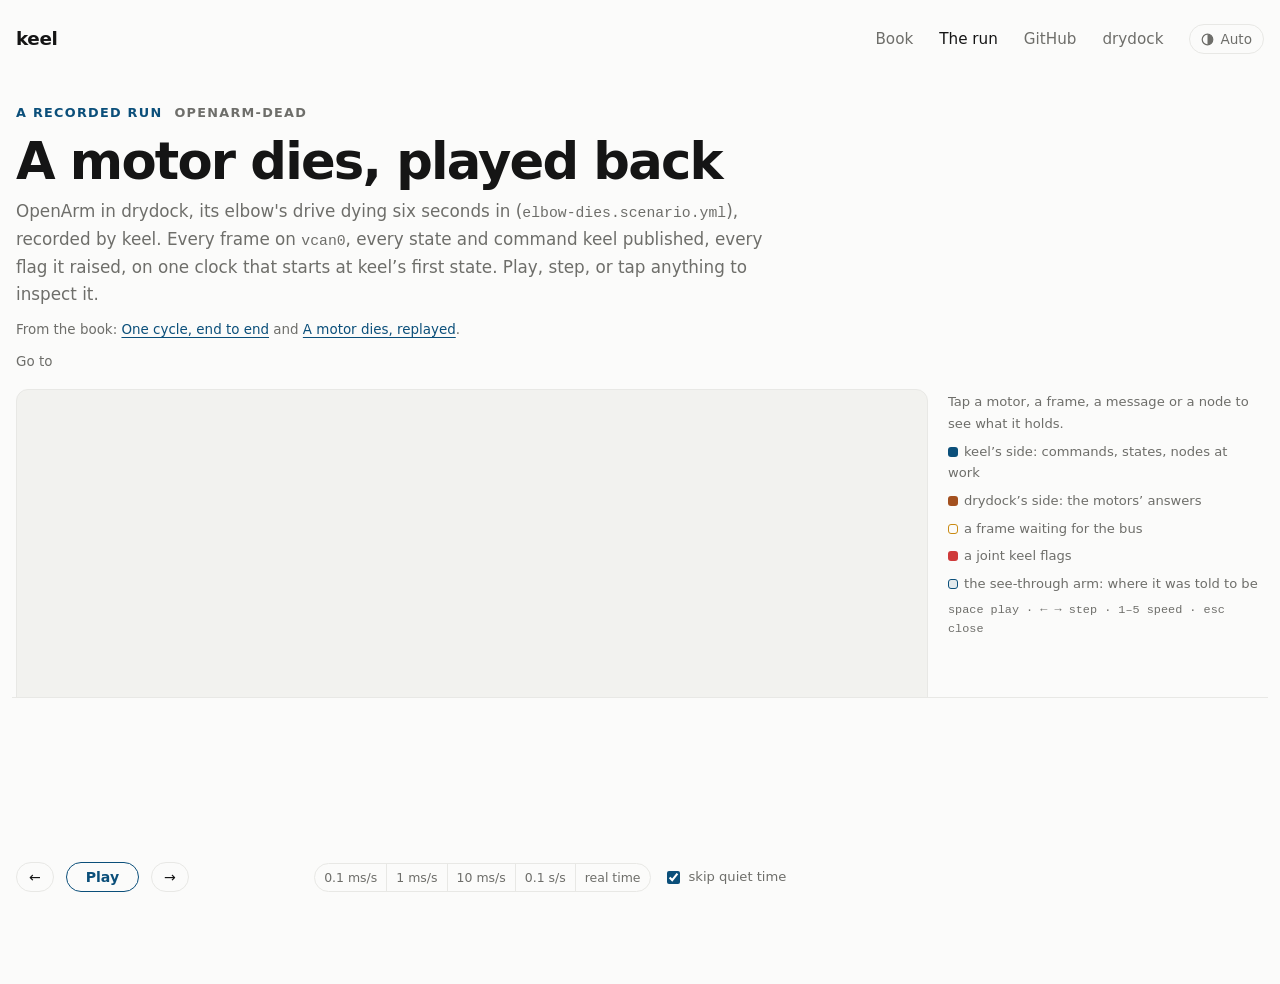
<file: book/run.html>
<!doctype html>
<html lang="en">
<head>
<meta charset="utf-8">
<meta name="viewport" content="width=device-width, initial-scale=1, viewport-fit=cover">
<title>A motor dies, played back · the keel book</title>
<meta name="description" content="A recorded OpenArm run in drydock, played back frame by frame: every CAN frame, every state and command keel published, every flag it raised, on one clock.">
<link rel="icon" href="data:image/svg+xml,%3Csvg xmlns='http://www.w3.org/2000/svg' viewBox='0 0 32 32'%3E%3Crect width='32' height='32' rx='7' fill='%23151515'/%3E%3Cpolyline points='4,20 12,20 14,9 18,25 20,20 28,20' fill='none' stroke='%237cc0ea' stroke-width='2.5' stroke-linejoin='round'/%3E%3C/svg%3E">
<script src="theme.js"></script>
<link rel="stylesheet" href="style.css">
<link rel="stylesheet" href="viz.css">
<style>
  /* The run, played back: the stage on top, the transport stuck to the
     bottom, the inspector at the side (a sheet on phones). Cobalt is keel's
     side of the wire, copper drydock's, amber waiting, red a fault. */

  body { padding-left: max(16px, env(safe-area-inset-left, 0px)); padding-right: max(16px, env(safe-area-inset-right, 0px)); padding-bottom: 0; }
  .frame { max-width: 1400px; }
  .play { display: grid; gap: 16px; padding-top: 24px; }
  .play-head { display: grid; gap: 10px; }
  .play-head h1 { font-size: clamp(2rem, 5vw, 3.2rem); max-width: 24ch; }
  .play-head .lede { font-size: 1.05rem; max-width: 70ch; }

  .jumps { display: flex; flex-wrap: wrap; gap: 6px; align-items: center; }
  .jumps .note { margin-right: 4px; }
  button.chip { cursor: pointer; font-size: 0.78rem; padding: 4px 10px; }
  button.chip:hover { color: var(--ink); border-color: var(--ink); }
  .chip.dock { color: var(--dock); border-color: var(--dock); }
  .chip.fault { color: var(--fault); border-color: var(--fault); }

  .play-grid { display: grid; grid-template-columns: minmax(0, 1fr) 320px; gap: 16px; align-items: start; }
  .stage-card { padding: 10px; gap: 8px; grid-template-columns: minmax(0, 1fr); }
  .stage-wrap { position: relative; min-width: 0; }
  #stage { position: relative; min-height: 300px; min-width: 0; }
  #stage svg { display: block; width: 100%; height: auto; }
  #stage-over { position: absolute; inset: 0; pointer-events: none; }
  .now { min-height: 3em; font-size: 0.95rem; border-left: 3px solid var(--accent); padding: 2px 0 2px 12px; max-width: none; }

  .toast {
    position: absolute; max-width: min(360px, calc(100% - 16px)); display: grid; gap: 2px;
    background: var(--paper); border: 1px solid var(--rule); border-left: 3px solid var(--accent); border-radius: 0 8px 8px 0;
    padding: 6px 10px; font-size: 0.82rem; box-shadow: 0 4px 16px rgba(0, 0, 0, 0.12); animation: toast-in 0.2s ease-out;
  }
  .toast .mono { font-size: 0.72rem; color: var(--muted); }
  .toast.bad { border-left-color: var(--fault); }
  @keyframes toast-in { from { opacity: 0; transform: translateY(4px); } to { opacity: 1; transform: none; } }

  .side { display: grid; gap: 12px; position: sticky; top: 16px; }
  .inspector { position: relative; background: var(--panel); border: 1px solid var(--rule); border-radius: 8px; padding: 14px; display: grid; gap: 10px; max-height: calc(100vh - 260px); overflow-y: auto; }
  #insp-body { display: grid; gap: 10px; min-width: 0; }
  #insp-body h3 { font-size: 1.02rem; font-family: var(--mono); padding-right: 28px; }
  .insp-close { position: absolute; top: 8px; right: 8px; width: 28px; height: 28px; border: 1px solid var(--rule); border-radius: 999px; background: var(--paper); color: var(--muted); font-size: 1.1rem; line-height: 1; cursor: pointer; }
  .insp-close:hover { color: var(--ink); }
  .inspector .sub { font-size: 0.85rem; color: var(--muted); }
  .kv { display: grid; grid-template-columns: max-content 1fr; gap: 4px 14px; margin: 0; font-size: 0.85rem; }
  .kv dt { font-family: var(--mono); font-size: 0.78rem; color: var(--muted); padding-top: 1px; }
  .kv dd { margin: 0; font-family: var(--mono); font-variant-numeric: tabular-nums; min-width: 0; overflow-wrap: anywhere; }
  .kv dd.bad { color: var(--fault); font-weight: 600; }
  .bits { display: flex; flex-wrap: wrap; gap: 2px; border-radius: 8px; overflow: hidden; }
  .bits .field { display: grid; gap: 1px; padding: 5px 4px; min-width: 64px; text-align: center; background: var(--accent-soft); }
  .bits .field.f1 { background: var(--paper); }
  .bits.ans .field.f0 { background: var(--dock-soft); }
  .bits code { font-size: 0.82rem; font-weight: 600; letter-spacing: 0.04em; }
  .bits .fname { font-size: 0.64rem; color: var(--muted); white-space: nowrap; overflow: hidden; text-overflow: ellipsis; }
  .bits .fval { font: 0.66rem var(--mono); white-space: nowrap; overflow: hidden; text-overflow: ellipsis; }
  .said { margin: 0; padding-left: 1.4em; font: 0.76rem/1.5 var(--mono); max-height: 160px; overflow-y: auto; }
  .btn.small { justify-self: start; padding: 5px 10px; font-size: 0.8rem; }

  #stage-3d { position: absolute; }
  #stage-3d canvas { display: block; width: 100%; height: 100%; touch-action: none; cursor: grab; }
  #stage-3d canvas:active { cursor: grabbing; }
  .legend { display: grid; gap: 6px; font-size: 0.82rem; color: var(--muted); padding: 2px 4px; }
  .legend p { max-width: none; }
  .legend .sw { display: inline-block; width: 10px; height: 10px; border-radius: 3px; vertical-align: -1px; margin-right: 6px; }
  .legend .sw.cmd { background: var(--accent); }
  .legend .sw.ans { background: var(--dock); }
  .legend .sw.wait { border: 1.5px solid var(--wait); }
  .legend .sw.fault { background: var(--fault); }
  .legend .sw.ghost { background: var(--accent-soft); border: 1px solid var(--accent); }
  .legend .keys { font-family: var(--mono); font-size: 0.74rem; }
  .inspector:not([hidden]) ~ .legend .hint { display: none; }

  .transport {
    position: sticky; bottom: 0; z-index: 10; display: grid; gap: 6px;
    background: var(--paper); border-top: 1px solid var(--rule); margin-inline: -4px; padding: 8px 4px calc(8px + env(safe-area-inset-bottom, 0px));
  }
  #lanes { display: block; width: 100%; height: 100px; cursor: grab; touch-action: pan-y; }
  #lanes:active { cursor: grabbing; }
  #overview { display: block; width: 100%; height: 44px; cursor: pointer; touch-action: none; }
  .transport .controls { gap: 8px 12px; }
  .transport .btn { padding: 6px 12px; font-size: 0.88rem; cursor: pointer; }
  #play { min-width: 5.2em; border-color: var(--accent); color: var(--accent); font-weight: 600; }
  #time { font-size: 0.88rem; min-width: 12ch; }
  .seg button { padding: 6px 9px; font-size: 0.78rem; }
  .skip { display: inline-flex; gap: 6px; align-items: center; font-size: 0.82rem; color: var(--muted); cursor: pointer; }
  .skip input { accent-color: var(--accent); }
  #ff { font: 600 0.72rem var(--mono); color: var(--wait); border: 1px solid var(--wait); border-radius: 999px; padding: 1px 8px; }

  /* The stage */
  #stage svg text { pointer-events: none; }
  svg .r-dock { fill: var(--dock-soft); stroke: var(--dock); stroke-width: 1.5; }
  svg .r-name { font-weight: 600; font-size: 12.5px; }
  svg .r-sub { font-size: 11px; fill: var(--muted); }
  svg .r-tile-box { fill: var(--paper); stroke: var(--rule); stroke-width: 1.5; transition: stroke 80ms, fill 80ms; }
  svg .r-tile.lit .r-tile-box { stroke: var(--dock); stroke-width: 2; }
  svg .r-tile.bad .r-tile-box { fill: var(--fault-soft); stroke: var(--fault); }
  svg .r-tile.chosen .r-tile-box { stroke: var(--accent); stroke-width: 2.5; }
  svg .r-dial { fill: var(--panel); stroke: var(--rule); stroke-width: 1.5; pointer-events: none; }
  svg .r-dial-tick { stroke: var(--muted); stroke-width: 1; pointer-events: none; }
  svg .r-ghost { stroke: var(--ink); stroke-width: 2; stroke-dasharray: 3 3; stroke-linecap: round; opacity: 0.55; pointer-events: none; }
  svg .r-needle { stroke: var(--accent); stroke-width: 3.5; stroke-linecap: round; pointer-events: none; }
  svg .r-tile.bad .r-needle { stroke: var(--fault); }
  svg .r-hub { fill: var(--ink); pointer-events: none; }
  svg .r-tile-name { font-weight: 600; font-size: 12px; }
  svg .r-tile-val { font-size: 10.5px; fill: var(--muted); }
  svg .r-tile.bad .r-tile-val { fill: var(--fault); }
  svg .r-bar-bg { fill: var(--rule); pointer-events: none; }
  svg .r-bar { fill: var(--dock); pointer-events: none; }
  svg .r-tile.bad .r-bar { fill: var(--fault); }
  svg .r-bus { stroke: var(--ink); stroke-width: 4; stroke-linecap: round; fill: none; opacity: 0.85; }
  svg .r-hit { stroke: transparent; stroke-width: 18; fill: none; pointer-events: stroke; }
  svg .r-node { fill: var(--paper); stroke: var(--rule); stroke-width: 1.5; transition: fill 80ms, stroke 80ms; }
  svg .r-node.active { fill: var(--accent-soft); stroke: var(--accent); }
  svg .r-node.chosen { stroke: var(--ink); stroke-width: 2.5; }
  svg .r-edge { stroke: var(--muted); stroke-width: 1.5; fill: none; }
  svg .r-edge.quiet { stroke-dasharray: 4 4; opacity: 0.7; }
  svg .r-edge-t { font-size: 11px; fill: var(--muted); }
  svg .r-head { fill: var(--muted); }
  svg .r-live > * { cursor: pointer; }
  svg .r-packet rect { stroke: var(--paper); stroke-width: 1; }
  svg .r-packet.cmd rect { fill: var(--accent); }
  svg .r-packet.ans rect { fill: var(--dock); }
  svg .r-packet.chosen rect { stroke: var(--ink); stroke-width: 2; }
  svg .r-packet text { font-size: 10px; font-weight: 600; fill: var(--paper); }
  svg .r-queue { stroke: var(--wait); stroke-width: 1.5; }
  svg .r-queue.cmd { fill: var(--accent-soft); }
  svg .r-queue.ans { fill: var(--dock-soft); }
  svg .r-msg rect { stroke: var(--accent); stroke-width: 1.5; }
  svg .r-msg.state rect { fill: var(--paper); }
  svg .r-msg.state text { fill: var(--accent); }
  svg .r-msg.command rect { fill: var(--accent); }
  svg .r-msg.command text { fill: var(--paper); }
  svg .r-msg text { font-size: 11px; font-weight: 600; }
  svg .r-msg.small circle { fill: var(--accent); stroke: var(--paper); stroke-width: 1.5; }
  svg .r-pick { cursor: pointer; outline: none; }
  svg .r-pick:focus-visible { stroke: var(--accent); stroke-width: 2.5; }

  @media (max-width: 1100px) {
    .play-grid { grid-template-columns: minmax(0, 1fr); }
    .side { position: static; }
    .inspector {
      position: fixed; z-index: 20; left: 8px; right: 8px; bottom: calc(var(--transport-h, 0px) + 6px);
      max-height: min(50vh, calc(100vh - var(--transport-h, 0px) - 80px)); box-shadow: 0 -6px 30px rgba(0, 0, 0, 0.22);
    }
    .legend .hint { display: none; }
  }
  @media (max-width: 560px) {
    .play { padding-top: 14px; gap: 12px; }
    .stage-card { padding: 6px; }
    .transport .controls { gap: 6px 8px; }
    .transport .btn { padding: 6px 10px; }
    #time { min-width: 0; font-size: 0.8rem; }
    .seg button { padding: 5px 7px; font-size: 0.72rem; }
    .legend .keys { display: none; }
  }
  @media (prefers-reduced-motion: reduce) {
    .toast { animation: none; }
    svg .r-tile-box, svg .r-node { transition: none; }
  }
</style>
</head>
<body data-run="openarm-dead" data-model="openarm">
<div class="frame">
  <header class="top">
    <a class="wordmark" href="https://montmejat.github.io/keel/">keel</a>
    <nav class="links" aria-label="Site">
      <a href="./">Book</a>
      <a href="run.html" aria-current="page">The run</a>
      <a href="https://github.com/montmejat/keel">GitHub</a>
      <a href="https://github.com/montmejat/drydock">drydock</a>
      <button class="theme" type="button" data-theme-toggle><svg viewBox="0 0 16 16" aria-hidden="true"><circle cx="8" cy="8" r="6.5"></circle><path d="M8 1.5 A6.5 6.5 0 0 1 8 14.5 Z"></path></svg><span class="theme-name">Auto</span></button>
    </nav>
  </header>

  <main class="play">
    <header class="play-head">
      <div class="eyebrow"><span class="mag">A recorded run</span><span>openarm-dead</span></div>
      <h1>A motor dies, played back</h1>
      <p class="lede">OpenArm in drydock, its elbow's drive dying six seconds in (<code>elbow-dies.scenario.yml</code>), recorded by keel. Every frame on <code>vcan0</code>, every state and command keel published, every flag it raised, on one clock that starts at keel’s first state. Play, step, or tap anything to inspect it.</p>
      <p class="note">From the book: <a href="./#cycle">One cycle, end to end</a> and <a href="./#dies">A motor dies, replayed</a>.</p>
      <div class="jumps" id="jumps"><span class="note">Go to</span></div>
    </header>

    <div class="play-grid">
      <div class="figure stage-card">
        <div class="stage-wrap">
          <div id="stage"></div>
          <div id="stage-3d"><canvas id="arm3d" aria-label="OpenArm in 3D, each joint at the angle its motor reports, with a see-through ghost where it was told to be. Drag to turn it."></canvas></div>
          <div id="stage-over"></div>
        </div>
        <p class="now" id="now"></p>
      </div>
      <div class="side">
        <aside class="inspector" id="inspector" aria-label="Inspector" hidden>
          <button class="insp-close" id="insp-close" type="button" aria-label="Close the inspector">×</button>
          <div id="insp-body"></div>
        </aside>
        <div class="legend">
          <p class="hint">Tap a motor, a frame, a message or a node to see what it holds.</p>
          <p><span class="sw cmd"></span>keel’s side: commands, states, nodes at work</p>
          <p><span class="sw ans"></span>drydock’s side: the motors’ answers</p>
          <p><span class="sw wait"></span>a frame waiting for the bus</p>
          <p><span class="sw fault"></span>a joint keel flags</p>
          <p><span class="sw ghost"></span>the see-through arm: where it was told to be</p>
          <p class="keys">space play · ← → step · 1–5 speed · esc close</p>
        </div>
      </div>
    </div>

    <div class="transport" role="group" aria-label="Playback">
      <canvas id="lanes" aria-label="keel-can, the controller and the bus around the moment shown. Drag to move through time; tap a frame or a cycle to inspect it."></canvas>
      <canvas id="overview" aria-label="The whole run: flags in red, log lines as marks. Tap or drag to go anywhere."></canvas>
      <div class="controls">
        <button class="btn" id="back" type="button" aria-label="Step back">←</button>
        <button class="btn" id="play" type="button" aria-pressed="false">Play</button>
        <button class="btn" id="fwd" type="button" aria-label="Step forward">→</button>
        <span class="mono" id="time"></span>
        <div class="seg" id="speed" role="group" aria-label="Speed: run time per second">
          <button type="button" data-us="100">0.1 ms/s</button>
          <button type="button" data-us="1000">1 ms/s</button>
          <button type="button" data-us="10000">10 ms/s</button>
          <button type="button" data-us="100000">0.1 s/s</button>
          <button type="button" data-us="1000000">real time</button>
        </div>
        <label class="skip"><input type="checkbox" id="skip" checked> skip quiet time</label>
        <span id="ff" hidden>×12</span>
      </div>
    </div>
  </main>
</div>
<script src="runs/openarm-dead.js"></script>
<script src="runs/openarm-dead-wire.js"></script>
<script src="models/openarm.js"></script>
<script src="damiao.js"></script>
<script src="arm3d.js"></script>
<script src="run.js"></script>
</body>
</html>
</file>
<file: book/style.css>
/* keel's look: plain. The same as keel's project page and keel web: a
   near-white page, near-black text, one blue, the system's own fonts,
   plenty of space. keel's side of the wire is the blue, drydock's a warm
   copper; amber is waiting and red a fault, as in keel web. Light and
   dark, and a switch for them (theme.js). */
:root {
  --paper: #fbfbfa;
  --panel: #f2f2ef;
  --card: #ffffff;
  --ink: #151515;
  --muted: #6e6e6a;
  --rule: #e8e8e5;
  --grid: #efefec;
  --accent: #0b4f7a;
  --accent-soft: rgba(11, 79, 122, 0.1);
  --dock: #a3501f;
  --dock-soft: rgba(163, 80, 31, 0.1);
  --wait: #c98a12;
  --wait-soft: rgba(201, 138, 18, 0.15);
  --fault: #cf3a3a;
  --fault-soft: rgba(207, 58, 58, 0.12);
  --shadow: 0 1px 2px rgb(0 0 0 / 0.04), 0 8px 24px rgb(0 0 0 / 0.05);
  --radius: 12px;
  --display: ui-sans-serif, system-ui, -apple-system, "Segoe UI", Roboto, "Helvetica Neue", sans-serif;
  --body: ui-sans-serif, system-ui, -apple-system, "Segoe UI", Roboto, "Helvetica Neue", sans-serif;
  --mono: ui-monospace, "SFMono-Regular", "SF Mono", Menlo, Consolas, monospace;
  --step--1: 0.84rem;
  --step-0: 1.0625rem;
  --step-1: 1.2rem;
  --step-2: 1.7rem;
  --step-3: clamp(2.3rem, 6.2vw, 3.6rem);
  color-scheme: light;
}
@media (prefers-color-scheme: dark) {
  :root:not([data-theme="light"]) {
    --paper: #0d0d0e; --panel: #151517; --card: #121214; --ink: #f1f1ef; --muted: #8f8f8a; --rule: #242426; --grid: #1a1a1c;
    --accent: #7cc0ea; --accent-soft: rgba(124, 192, 234, 0.14); --dock: #e59a6a; --dock-soft: rgba(229, 154, 106, 0.15);
    --wait: #e0a93a; --wait-soft: rgba(224, 169, 58, 0.17); --fault: #ef6b6b; --fault-soft: rgba(239, 107, 107, 0.16);
    --shadow: 0 1px 2px rgb(0 0 0 / 0.4), 0 8px 24px rgb(0 0 0 / 0.4);
    color-scheme: dark;
  }
}
:root[data-theme="dark"] {
  --paper: #0d0d0e; --panel: #151517; --card: #121214; --ink: #f1f1ef; --muted: #8f8f8a; --rule: #242426; --grid: #1a1a1c;
  --accent: #7cc0ea; --accent-soft: rgba(124, 192, 234, 0.14); --dock: #e59a6a; --dock-soft: rgba(229, 154, 106, 0.15);
  --wait: #e0a93a; --wait-soft: rgba(224, 169, 58, 0.17); --fault: #ef6b6b; --fault-soft: rgba(239, 107, 107, 0.16);
  --shadow: 0 1px 2px rgb(0 0 0 / 0.4), 0 8px 24px rgb(0 0 0 / 0.4);
  color-scheme: dark;
}

* { box-sizing: border-box; }
html { -webkit-text-size-adjust: 100%; }
body {
  margin: 0;
  background: var(--paper);
  color: var(--ink);
  font-family: var(--body);
  font-size: var(--step-0);
  line-height: 1.65;
  -webkit-font-smoothing: antialiased;
  padding-inline: 16px;
  padding-block: 0 48px;
}
img { max-width: 100%; }
[hidden] { display: none !important; }
.frame { max-width: 1080px; margin-inline: auto; }
a { color: var(--accent); text-underline-offset: 3px; }
a:focus-visible, button:focus-visible, [tabindex]:focus-visible { outline: 2px solid var(--accent); outline-offset: 3px; border-radius: 4px; }

/* header */
header.top { display: flex; align-items: center; justify-content: space-between; gap: 16px; flex-wrap: wrap; padding-block: 24px; }
.wordmark { font-weight: 650; letter-spacing: -0.02em; font-size: 1.15rem; line-height: 1; color: var(--ink); text-decoration: none; }
nav.links { display: flex; gap: 8px 26px; flex-wrap: wrap; align-items: center; font-size: 0.95rem; }
nav.links a { color: var(--muted); text-decoration: none; transition: color 0.15s; }
nav.links a:hover, nav.links a[aria-current="page"] { color: var(--ink); }
nav.links .theme {
  display: inline-flex; align-items: center; gap: 6px; padding: 3px 11px; border: 1px solid var(--rule); border-radius: 999px;
  background: none; cursor: pointer; font: inherit; font-size: 0.85rem; color: var(--muted);
}
nav.links .theme:hover { color: var(--ink); border-color: var(--muted); }
nav.links .theme svg { width: 13px; height: 13px; }
nav.links .theme circle { fill: none; stroke: currentColor; stroke-width: 1.5; }
nav.links .theme path { fill: currentColor; }

/* type */
.eyebrow {
  font-size: 0.8rem; font-weight: 600; letter-spacing: 0.1em; text-transform: uppercase;
  color: var(--muted); display: flex; gap: 12px; align-items: center; flex-wrap: wrap;
}
.eyebrow .mag { color: var(--accent); }
h1, h2 { font-family: var(--display); font-weight: 650; text-wrap: balance; margin: 0; }
h1 { font-size: var(--step-3); line-height: 1.07; letter-spacing: -0.035em; max-width: 16em; }
h2 { font-size: clamp(1.6rem, 3.6vw, 2.2rem); line-height: 1.15; letter-spacing: -0.025em; max-width: 24ch; }
h3 { font-family: var(--body); font-weight: 600; font-size: var(--step-1); margin: 0; }
p { margin: 0; max-width: 66ch; }
.lede { font-size: var(--step-1); color: var(--muted); max-width: 40em; }
.note { font-size: var(--step--1); color: var(--muted); }
.mono, code { font-family: var(--mono); font-variant-numeric: tabular-nums; }
code { font-size: 0.88em; }
.plain { margin: 0; padding-left: 1.1em; display: grid; gap: 6px; max-width: 70ch; }

/* sections */
section { padding-block: 56px 8px; display: grid; gap: 20px; }
section + section { border-top: 1px solid var(--rule); }
.hero { padding-block: 44px 8px; }
.hero-text { display: grid; gap: 18px; }
.cols { display: grid; grid-template-columns: repeat(auto-fit, minmax(260px, 1fr)); gap: 24px; }
.cols > * { min-width: 0; display: grid; gap: 10px; align-content: start; }

/* figures */
.figure { background: var(--panel); border: 1px solid var(--rule); border-radius: var(--radius); padding: 14px; display: grid; gap: 12px; min-width: 0; }
.scroll { overflow-x: auto; -webkit-overflow-scrolling: touch; }
.scroll svg { display: block; width: 100%; min-width: 760px; height: auto; }
.scroll svg.narrow { min-width: 560px; }
svg text { font-family: var(--mono); fill: var(--ink); }
svg .muted { fill: var(--muted); }
svg .grid { stroke: var(--grid); stroke-width: 1; }
svg .rule { stroke: var(--rule); stroke-width: 1; }
svg .box { fill: var(--paper); stroke: var(--rule); stroke-width: 1.5; }
svg .box-accent { fill: var(--accent-soft); stroke: var(--accent); stroke-width: 1.5; }
svg .wire { stroke: var(--accent); stroke-width: 2; fill: none; }
svg .wire-muted { stroke: var(--muted); stroke-width: 1.5; fill: none; stroke-dasharray: 4 4; }
svg .head-accent { fill: var(--accent); }
svg .head-muted { fill: var(--muted); }

pre.code {
  margin: 0; background: var(--panel); border: 1px solid var(--rule); border-radius: var(--radius); padding: 14px 16px;
  overflow-x: auto; font-family: var(--mono); font-size: 0.85rem; line-height: 1.6;
}
pre.code .c { color: var(--muted); }

/* tiles: only where the figures are the point */
.tiles { display: grid; grid-template-columns: repeat(auto-fit, minmax(200px, 1fr)); gap: 12px; }
.tile { border-top: 2px solid var(--ink); padding-top: 10px; display: grid; gap: 4px; align-content: start; }
.tile .v { font-family: var(--mono); font-variant-numeric: tabular-nums; font-size: var(--step-2); font-weight: 600; line-height: 1.1; }
.tile .v.accent { color: var(--accent); }
.tile .k { font-size: var(--step--1); color: var(--muted); max-width: 30ch; }

/* links to the other pages */
.doors { display: grid; grid-template-columns: repeat(auto-fit, minmax(280px, 1fr)); gap: 16px; }
.door { display: grid; gap: 8px; padding: 18px; border: 1px solid var(--rule); border-radius: var(--radius); background: var(--panel); color: var(--ink); text-decoration: none; }
.door:hover { border-color: var(--accent); }
.door .go { font-family: var(--display); font-weight: 700; font-size: 1.6rem; letter-spacing: 0.02em; }
.door .go span { color: var(--accent); }
.door p { color: var(--muted); font-size: 0.95rem; }

/* controls */
.controls { display: flex; flex-wrap: wrap; gap: 10px 18px; align-items: center; }
.seg { display: inline-flex; flex-wrap: wrap; border: 1px solid var(--rule); border-radius: 999px; overflow: hidden; background: var(--paper); }
.seg button, .btn {
  font: 500 var(--step--1) var(--body); color: var(--muted); background: transparent; border: 0;
  padding: 6px 14px; cursor: pointer;
}
.seg button + button { border-left: 1px solid var(--rule); }
.seg button[aria-pressed="true"] { background: var(--ink); color: var(--paper); }
.btn { border: 1px solid var(--rule); border-radius: 999px; background: var(--paper); color: var(--ink); }
.btn:hover, .seg button:hover { color: var(--ink); }
.seg button[aria-pressed="true"]:hover { color: var(--paper); }

.readouts { display: grid; grid-template-columns: repeat(auto-fit, minmax(180px, 1fr)); gap: 12px; }
.readout { display: grid; gap: 2px; border-left: 2px solid var(--rule); padding-left: 10px; min-width: 0; }
.readout .k { font-size: var(--step--1); color: var(--muted); }
.readout .v { font-family: var(--mono); font-variant-numeric: tabular-nums; font-size: var(--step-2); font-weight: 600; line-height: 1.15; }
.readout .v.text { font-family: var(--body); font-size: 1.05rem; font-weight: 500; }
.readout .v.accent { color: var(--accent); }
.readout .v.wait { color: var(--wait); }

/* the latency scale */
.detail { display: grid; grid-template-columns: auto 1fr; gap: 4px 18px; align-items: baseline; }
.detail .val { font-family: var(--mono); font-size: var(--step-2); font-weight: 600; color: var(--accent); grid-row: span 2; min-width: 6ch; }
.detail .what { font-weight: 600; }
.detail .why { color: var(--muted); font-size: 0.95rem; max-width: 70ch; }
.dot { cursor: pointer; }
.dot circle.core { fill: var(--paper); stroke: var(--accent); stroke-width: 2; }
.dot.sel circle.core { fill: var(--accent); }
.dot text { font-size: 11px; }
.dot.sel text { font-weight: 600; }
.dot circle.ping { fill: none; stroke: var(--accent); stroke-width: 1.5; opacity: 0; }
.dot.pinging circle.ping { animation: ping 0.9s ease-out; }
@keyframes ping { 0% { r: 5; opacity: 0.9; } 100% { r: 18; opacity: 0; } }

/* comparison bars */
.bars { display: grid; gap: 7px; }
.bar { display: grid; grid-template-columns: minmax(150px, 220px) 1fr 70px; gap: 10px; align-items: center; font-size: var(--step--1); }
.bar .lbl { color: var(--muted); min-width: 0; }
.bar .track { height: 10px; background: var(--paper); border: 1px solid var(--rule); border-radius: 3px; position: relative; overflow: hidden; }
.bar .fill { position: absolute; inset: 0 auto 0 0; background: var(--muted); min-width: 2px; }
.bar.on .lbl { color: var(--ink); font-weight: 500; }
.bar.on .fill { background: var(--accent); }
.bar .num { font-family: var(--mono); text-align: right; font-variant-numeric: tabular-nums; }
@media (max-width: 520px) {
  .bar { grid-template-columns: 1fr 64px; }
  .bar .track { grid-column: 1 / -1; grid-row: 2; }
}
.lines { display: flex; flex-wrap: wrap; gap: 6px; align-items: center; font-size: var(--step--1); color: var(--muted); }
.chip { font-family: var(--mono); font-size: 0.75rem; padding: 2px 8px; border: 1px solid var(--rule); border-radius: 999px; background: var(--paper); color: var(--muted); transition: background 0.2s, color 0.2s; }
.chip.hot { background: var(--accent); border-color: var(--accent); color: var(--paper); }

/* tables */
table.data { width: 100%; border-collapse: collapse; font-size: 0.93rem; min-width: 640px; }
table.data th { text-align: left; font: 500 var(--step--1) var(--mono); letter-spacing: 0.06em; text-transform: uppercase; color: var(--muted); padding: 8px 12px 8px 0; border-bottom: 1px solid var(--rule); }
table.data td { padding: 10px 12px 10px 0; border-bottom: 1px solid var(--rule); vertical-align: top; }
table.data td.name { font-family: var(--display); font-weight: 700; font-size: 1.25rem; letter-spacing: 0.02em; white-space: nowrap; }
table.data td.num { font-family: var(--mono); color: var(--muted); white-space: nowrap; }
.status { font-family: var(--mono); font-size: 0.72rem; padding: 1px 7px; border-radius: 999px; border: 1px solid var(--rule); color: var(--muted); white-space: nowrap; }
.status.proposed { border-color: var(--wait); color: var(--wait); }

footer { border-top: 1px solid var(--rule); margin-top: 56px; padding-top: 20px; display: grid; gap: 6px; }

@media (prefers-reduced-motion: reduce) {
  .dot.pinging circle.ping { animation: none; }
}
</file>
<file: book/viz.css>
/* The book's live figures (viz.js), in style.css's colours: blue is keel's
   side, copper drydock's, amber waiting, red a fault. */

.viz { display: grid; gap: 12px; min-width: 0; }
.viz-bar { display: flex; flex-wrap: wrap; align-items: center; gap: 8px 10px; }
.viz-bar .btn { font: 500 0.88rem var(--body); padding: 6px 12px; cursor: pointer; }
.viz-bar .btn:disabled { opacity: 0.4; cursor: default; }
.viz-bar .viz-play { min-width: 4.6em; border-color: var(--accent); color: var(--accent); }
.viz-step { font-size: 0.85rem; color: var(--muted); min-width: 3.2em; }
.viz-pick { display: flex; align-items: center; gap: 8px; margin-left: auto; flex: 1 1 260px; min-width: 0; justify-content: flex-end; }
.viz-pick input { flex: 1 1 120px; min-width: 80px; max-width: 220px; accent-color: var(--accent); }
.viz-pick-out, .viz-time { font-size: 0.82rem; color: var(--muted); white-space: nowrap; }
@media (max-width: 520px) { .viz-pick { flex-wrap: wrap; justify-content: flex-start; margin-left: 0; } .viz-pick input { max-width: none; } }
.viz-scrub { flex: 1 1 200px; min-width: 120px; accent-color: var(--accent); }
.viz .muted { color: var(--muted); }

.viz-map svg, .viz-line svg, .viz-chart svg { display: block; width: 100%; height: auto; overflow: visible; }
.viz-say { min-height: 4.8em; max-width: 74ch; font-size: 0.95rem; border-left: 3px solid var(--accent); padding: 4px 0 4px 12px; }
.viz-say strong { font-weight: 600; }

/* The map */
.viz svg .v-dock { fill: var(--dock-soft); stroke: var(--dock); stroke-width: 1.5; }
.viz svg .v-box { fill: var(--paper); stroke: var(--rule); stroke-width: 1.5; transition: fill 120ms, stroke 120ms; }
.viz svg .v-box.active { fill: var(--accent-soft); stroke: var(--accent); }
.viz svg .v-chip { fill: var(--paper); stroke: var(--dock); stroke-width: 1; transition: fill 120ms; }
.viz svg .v-chip.lit { fill: var(--dock); }
.viz svg .v-chip.lit + .v-chip-t { fill: var(--paper); }
.viz svg .v-chip-t { font-family: var(--mono); font-size: 11px; pointer-events: none; }
.viz svg .v-name { font-family: var(--mono); font-weight: 600; font-size: 12.5px; pointer-events: none; }
.viz svg .v-sub { font-size: 11px; pointer-events: none; }
.viz svg .v-edge { stroke: var(--muted); stroke-width: 1.5; fill: none; }
.viz svg .v-edge-quiet { stroke-dasharray: 4 4; opacity: 0.8; }
.viz svg .v-edge-t { font-family: var(--mono); font-size: 11px; }
.viz svg .v-head { fill: var(--muted); }
.viz svg .v-bus { stroke: var(--ink); stroke-width: 4; stroke-linecap: round; fill: none; opacity: 0.85; }
.viz svg .v-edge-hit { stroke: transparent; stroke-width: 18; fill: none; }
.viz svg .v-live * { pointer-events: none; }
.viz svg .v-dot { fill: var(--accent); stroke: var(--paper); stroke-width: 2; }
.viz svg .v-packet.cmd { fill: var(--accent); }
.viz svg .v-packet.ans { fill: var(--dock); }
.viz svg .v-packet-t { font-family: var(--mono); font-size: 10px; fill: var(--paper); font-weight: 600; }
.viz svg .v-queue { fill: none; stroke: var(--wait); stroke-width: 1.5; }

/* The timeline */
.viz svg .v-bar.k { fill: var(--accent); }
.viz svg .v-bar.k.soft { fill: var(--accent-soft); stroke: var(--accent); stroke-width: 1; }
.viz svg .v-bar.d { fill: var(--dock); }
.viz svg .v-bar-t { font-family: var(--mono); font-size: 10.5px; fill: var(--paper); pointer-events: none; }
.viz svg .v-waitline { stroke: var(--wait); stroke-width: 3; stroke-linecap: round; }
.viz svg .v-waitline.bus { stroke-width: 2.5; }
.viz svg .v-waitline.transit { stroke: var(--muted); stroke-width: 1.5; stroke-dasharray: 3 3; }
.viz svg .v-mark { stroke: var(--ink); stroke-width: 1.5; }
.viz svg .v-mark.next { stroke-dasharray: 4 3; }
.viz svg .v-cursor { stroke: var(--ink); stroke-width: 1.25; }
.viz svg .v-hover { stroke: var(--muted); stroke-width: 1; stroke-dasharray: 2 3; pointer-events: none; }
.viz svg .v-axis-t { font-size: 10.5px; }
.viz svg .v-hit { cursor: help; outline: none; }
.viz svg .v-hit:focus-visible { stroke: var(--accent); stroke-width: 2; }

/* The replay */
.viz-dials { display: grid; grid-template-columns: repeat(8, minmax(0, 1fr)); gap: 6px; }
@media (max-width: 720px) { .viz-dials { grid-template-columns: repeat(4, minmax(0, 1fr)); } }
.viz-dial {
  display: grid; justify-items: center; gap: 1px; padding: 6px 2px 5px; min-width: 0;
  background: var(--paper); border: 1px solid var(--rule); border-radius: 8px; color: var(--ink); cursor: pointer; font: inherit;
}
.viz-dial[aria-pressed="true"] { border-color: var(--accent); box-shadow: inset 0 0 0 1px var(--accent); }
.viz-dial.bad { background: var(--fault-soft); border-color: var(--fault); }
.viz-dial svg { width: 100%; max-width: 64px; height: auto; }
.viz-dial-name { font-size: 0.8rem; font-weight: 600; }
.viz-dial-val { font-size: 0.75rem; color: var(--muted); }
.viz-dial-flag { font-size: 0.68rem; color: var(--muted); white-space: nowrap; overflow: hidden; text-overflow: ellipsis; max-width: 100%; }
.viz-dial.bad .viz-dial-flag { color: var(--fault); font-weight: 600; }
.viz svg .v-dial-face { fill: var(--panel); stroke: var(--rule); stroke-width: 1.5; }
.viz svg .v-dial-tick { stroke: var(--muted); stroke-width: 1; }
.viz svg .v-dial-target { stroke: var(--ink); stroke-width: 2; stroke-dasharray: 3 3; stroke-linecap: round; opacity: 0.6; }
.viz svg .v-dial-needle { stroke: var(--accent); stroke-width: 3.5; stroke-linecap: round; }
.viz-dial.bad svg .v-dial-needle { stroke: var(--fault); }
.viz svg .v-dial-hub { fill: var(--ink); }

.viz svg .v-panel-t { font-family: var(--mono); font-weight: 600; font-size: 12px; }
.viz svg .v-ln-meas { stroke: var(--accent); stroke-width: 2; fill: none; stroke-linejoin: round; }
.viz svg .v-ln-told { stroke: var(--ink); stroke-width: 1.5; fill: none; stroke-dasharray: 5 4; opacity: 0.7; }
.viz svg .v-zero { stroke: var(--muted); stroke-width: 1; opacity: 0.5; }
.viz svg .v-flag { fill: var(--fault); }
.viz svg .v-flag-t { font-family: var(--mono); font-size: 10.5px; fill: var(--paper); pointer-events: none; }
.viz svg .v-logmark { fill: var(--ink); }
.viz svg .v-head-dot { fill: var(--accent); stroke: var(--paper); stroke-width: 2; pointer-events: none; }
.viz svg .v-overlay { fill: transparent; cursor: crosshair; touch-action: pan-y; }

.viz-log { list-style: none; margin: 0; padding: 0; display: grid; gap: 2px; font-size: 0.9rem; }
.viz-log button {
  display: grid; grid-template-columns: 4.2em 1fr; gap: 10px; width: 100%; text-align: left; padding: 5px 8px;
  background: none; border: 0; border-left: 2px solid transparent; color: var(--ink); font: inherit; cursor: pointer; border-radius: 8px;
}
.viz-log button:hover { background: var(--paper); }
.viz-log .mono { color: var(--muted); }
.viz-log li.later button { color: var(--muted); opacity: 0.6; }
.viz-log li.now button { border-left-color: var(--accent); background: var(--accent-soft); }

.viz-values summary { cursor: pointer; font: 500 0.82rem var(--mono); letter-spacing: 0.04em; color: var(--muted); }
.viz-values[open] summary { margin-bottom: 8px; }
.viz-table tr.flagged td { color: var(--fault); }
.viz-table td { padding-top: 6px; padding-bottom: 6px; }

/* Tooltip */
.viz-tip {
  position: fixed; z-index: 50; max-width: min(340px, calc(100vw - 16px)); pointer-events: none;
  background: var(--paper); color: var(--ink); border: 1px solid var(--rule); border-radius: 8px;
  box-shadow: 0 6px 24px rgba(0, 0, 0, 0.18); padding: 8px 10px; display: grid; gap: 3px; font-size: 0.8rem;
}
.viz-tip .row { display: flex; justify-content: space-between; gap: 14px; }
.viz-tip .row span { color: var(--muted); }
.viz-tip .row b { font: 500 0.78rem var(--mono); font-variant-numeric: tabular-nums; text-align: right; }
.viz-tip .row.head { font-weight: 600; font-family: var(--mono); font-size: 0.8rem; padding-bottom: 2px; border-bottom: 1px solid var(--rule); margin-bottom: 2px; }
.viz-tip .row.bad b { color: var(--fault); }

@media (prefers-reduced-motion: reduce) {
  .viz svg .v-box, .viz svg .v-chip { transition: none; }
}
</file>
